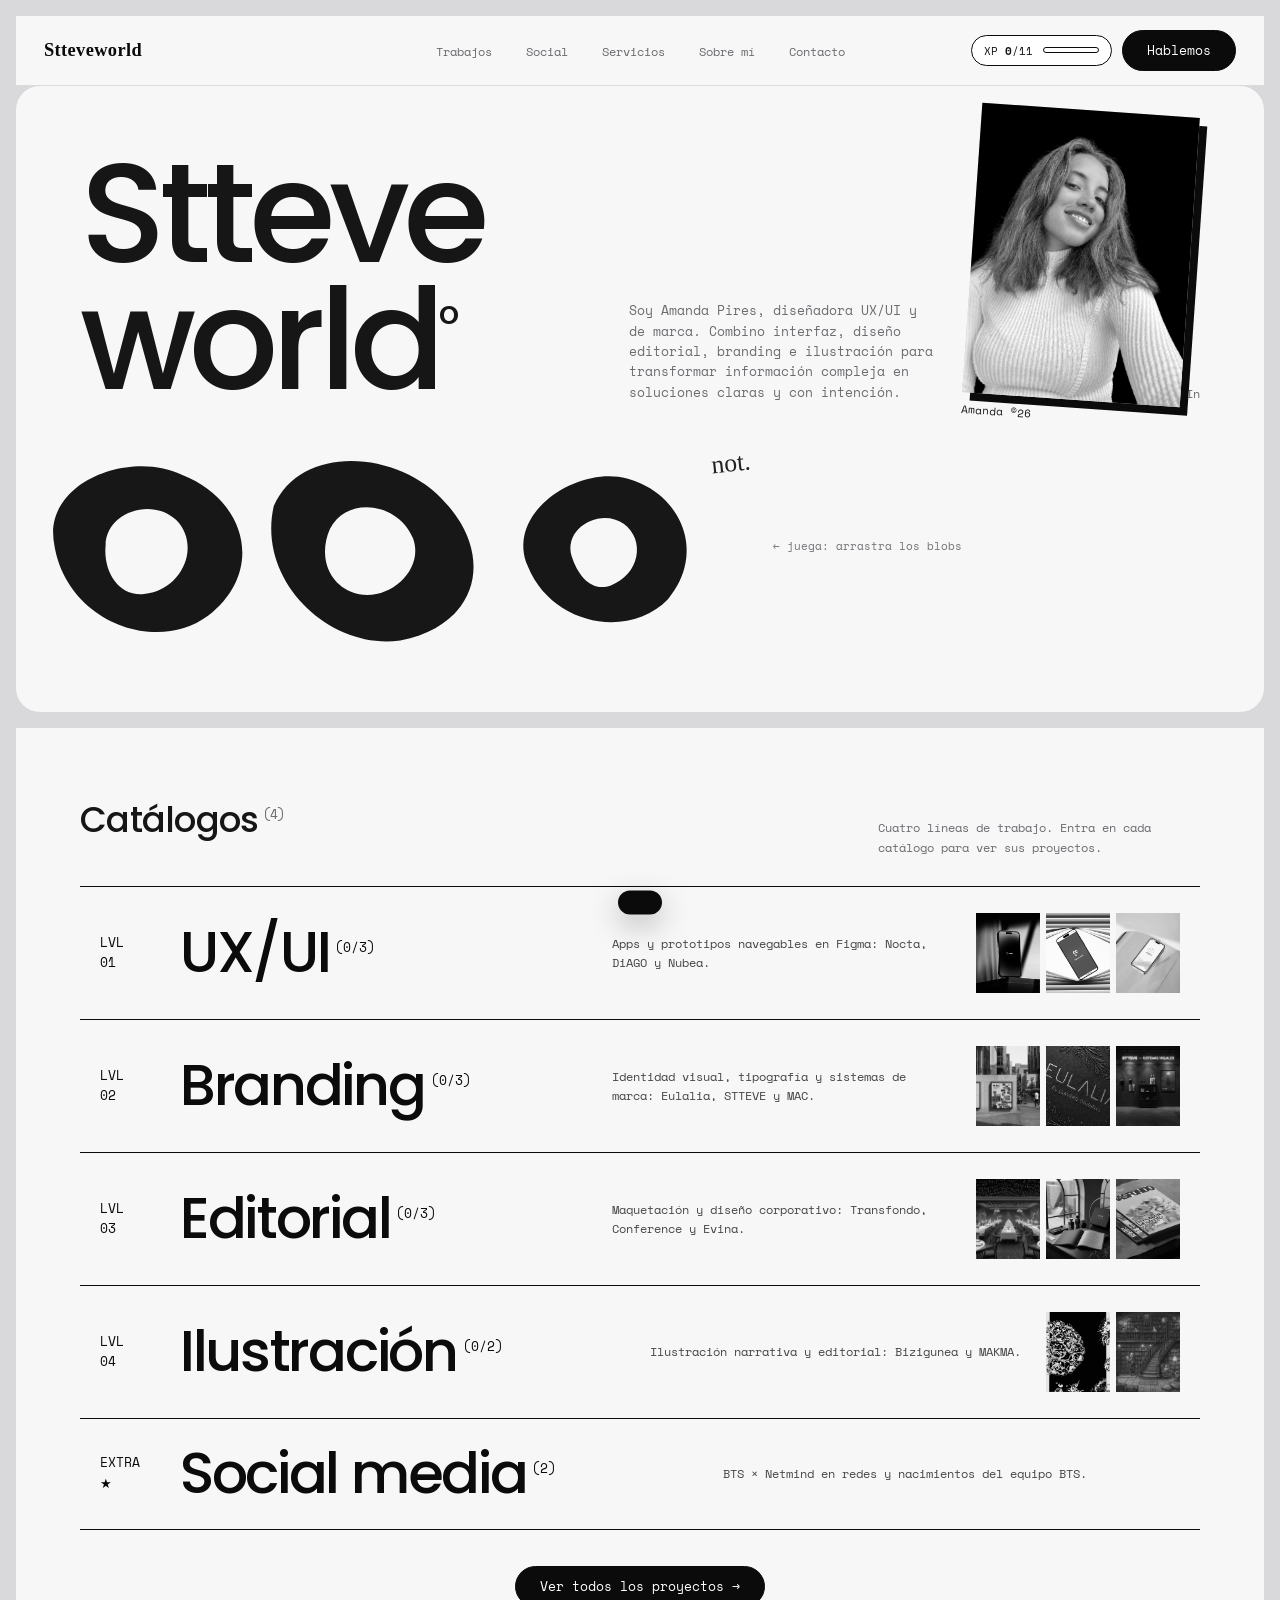
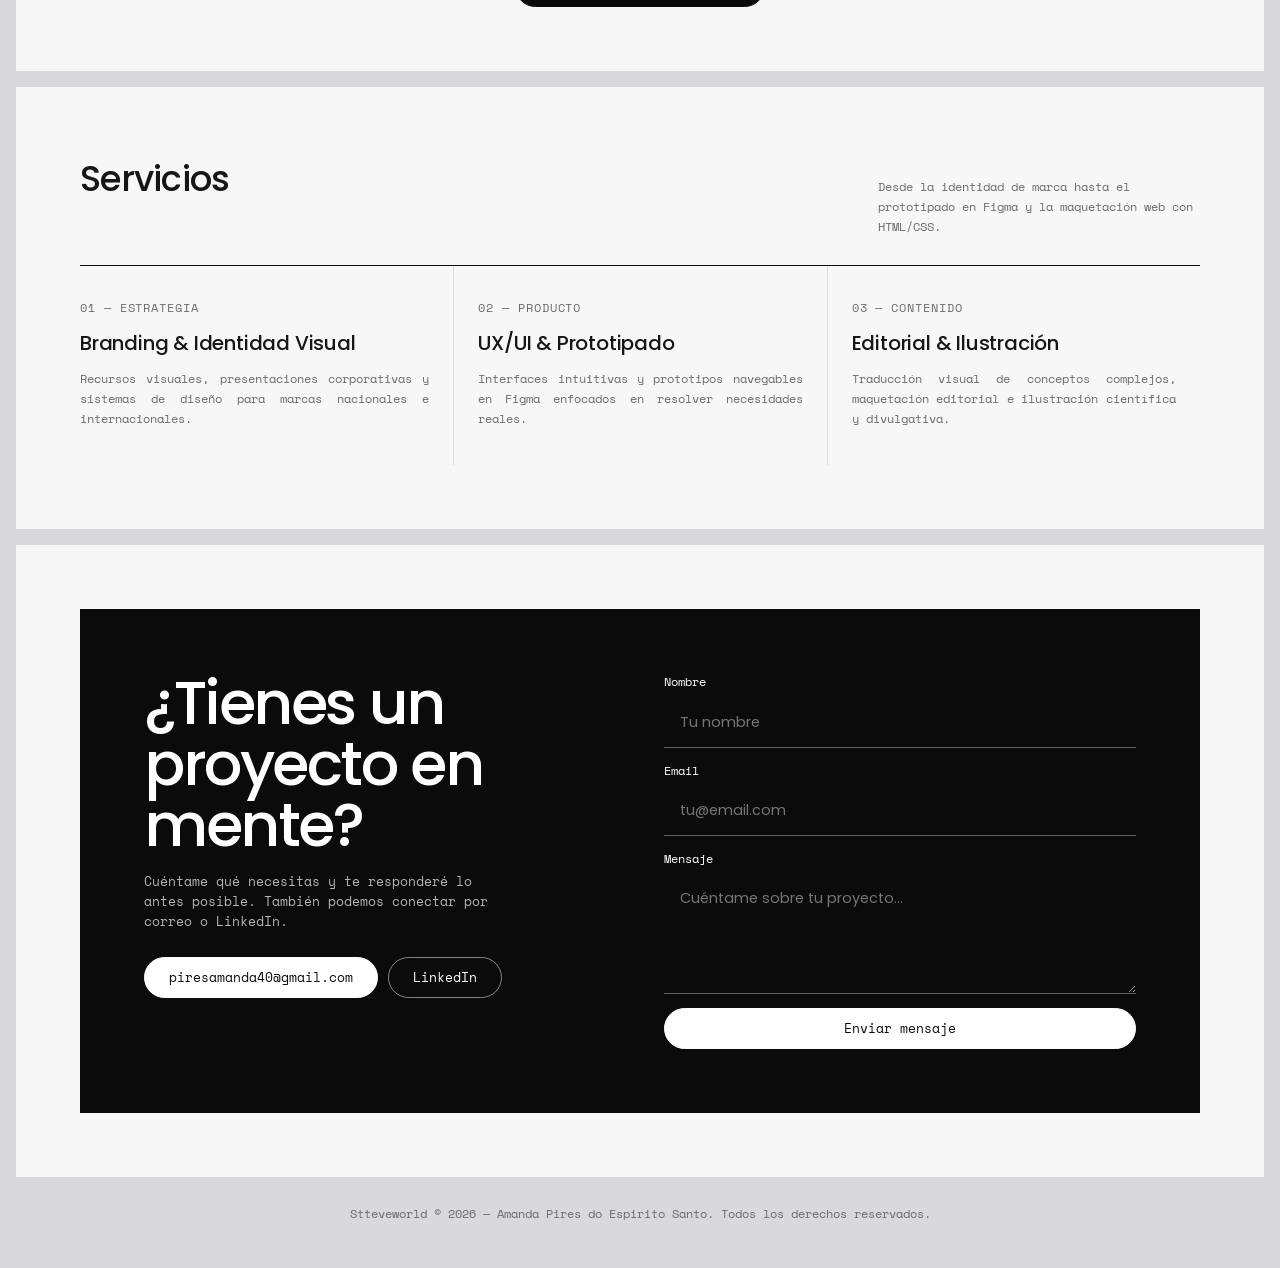
<file: index.html>
<!DOCTYPE html>
<html lang="es">
<head>
    <head>
    <meta charset="UTF-8">
    <meta name="viewport" content="width=device-width, initial-scale=1.0">
    <title>Stteveworld | Amanda Pires — UX/UI & Branding</title>
    <meta name="description" content="Portfolio de Amanda Pires: Diseñadora UX/UI, Branding, Diseño Editorial e Ilustración.">
    <meta name="theme-color" content="#d9d9dc">
    <link rel="preconnect" href="https://fonts.googleapis.com">
    <link rel="preconnect" href="https://fonts.gstatic.com" crossorigin>
    <link href="https://fonts.googleapis.com/css2?family=Permanent+Marker&family=Space+Mono:wght@400;700&display=swap" rel="stylesheet">
    <link rel="stylesheet" href="estilos.css">
</head>
    <style>
        @font-face { font-family: "Poppins"; src: url("font/Poppins-Regular.ttf") format("truetype"); font-weight: 400; font-display: swap; }
        @font-face { font-family: "Poppins"; src: url("font/Poppins-Medium.ttf") format("truetype"); font-weight: 500; font-display: swap; }
        @font-face { font-family: "Poppins"; src: url("font/Poppins-Bold.ttf") format("truetype"); font-weight: 700; font-display: swap; }

        :root {
            --fondo: #d9d9dc;
            --hoja: #f7f7f7;
            --blanco: #ffffff;
            --negro: #0b0b0b;
            --texto: #161616;
            --suave: #6b6b70;
            --borde: #dcdcde;
            --sep: 16px;
            --pill: 999px;
            --fuente: "Poppins", system-ui, -apple-system, sans-serif;
            --mono: "Space Mono", ui-monospace, Menlo, monospace;
            --marker: "Permanent Marker", "Comic Sans MS", cursive;
        }

        *, *::before, *::after { box-sizing: border-box; }
        [hidden] { display: none !important; }
        html { scroll-behavior: smooth; -webkit-text-size-adjust: 100%; }
        body { margin: 0; background: var(--fondo); color: var(--texto); font-family: var(--fuente); font-size: 16px; line-height: 1.6; -webkit-font-smoothing: antialiased; }
        img { max-width: 100%; display: block; }
        a { color: inherit; text-decoration: none; }
        h1, h2, h3, h4, p, dl, dd { margin: 0; }
        :focus-visible { outline: 2px solid var(--negro); outline-offset: 3px; }
        section[id] { scroll-margin-top: 100px; }

        .contenedor { max-width: 1360px; margin: 0 auto; padding: var(--sep); }
        .mono { font-family: var(--mono); }

        /* ============ CABECERA ============ */
        .cabecera { position: sticky; top: 0; z-index: 1000; background: var(--hoja); border-bottom: 1px solid var(--borde); }
        .cabecera__in { display: grid; grid-template-columns: 1fr auto 1fr; align-items: center; gap: 16px; padding: 14px 28px; position: relative; }
        .logo { font-family: var(--marker); font-size: 1.15rem; letter-spacing: .02em; }
        .nav ul { display: flex; gap: 34px; margin: 0; padding: 0; list-style: none; }
        .nav a { font-family: var(--mono); font-size: .78rem; color: var(--suave); transition: color .2s; }
        .nav a:hover, .nav a.activo { color: var(--negro); text-decoration: underline; text-underline-offset: 5px; }
        .cabecera__der { justify-self: end; display: flex; gap: 10px; align-items: center; }
        .burger { display: none; width: 40px; height: 40px; border: 0; border-radius: 50%; background: var(--negro); cursor: pointer; position: relative; }
        .burger span, .burger span::before, .burger span::after { content: ""; position: absolute; left: 10px; right: 10px; height: 2px; background: #fff; border-radius: 2px; }
        .burger span { top: 19px; }
        .burger span::before { top: -6px; }
        .burger span::after { top: 6px; }

        /* ============ BOTONES ============ */
        .boton { display: inline-flex; align-items: center; justify-content: center; gap: 8px; padding: 10px 24px; background: var(--negro); color: #fff; font: 400 .8rem var(--mono); border-radius: var(--pill); border: 1px solid var(--negro); cursor: pointer; transition: transform .2s, box-shadow .2s; }
        .boton:hover { transform: translateY(-2px); box-shadow: 0 8px 20px rgba(0,0,0,.18); }
        .boton--blanco { background: #fff; color: var(--negro); border-color: #fff; }
        .boton--borde { background: transparent; color: var(--negro); border-color: var(--negro); }

        /* ============ HOJAS ============ */
        .hoja { margin-top: var(--sep); padding: clamp(28px, 5vw, 64px); background: var(--hoja); }
        .hoja--primero { margin-top: 0; }
        .etiqueta { display: inline-block; font-family: var(--mono); font-size: .72rem; text-transform: uppercase; letter-spacing: .08em; color: var(--suave); }
        sup.cnt { font-family: var(--mono); font-size: .38em; font-weight: 400; vertical-align: super; margin-left: 4px; color: var(--suave); }

        /* ============ HERO ============ */
        .hero { position: relative; overflow: hidden; }
        .hero__fila { display: grid; grid-template-columns: 1.2fr 1fr auto; gap: 32px; align-items: end; }
        .hero h1 { font-size: clamp(3.4rem, 11vw, 9rem); font-weight: 500; line-height: .9; letter-spacing: -.05em; }
        .hero h1 sup { font-size: .35em; vertical-align: super; }
        .hero__txt { font-family: var(--mono); font-size: .8rem; color: var(--suave); max-width: 38ch; line-height: 1.6; }
        .hero__links { display: flex; gap: 18px; font-family: var(--mono); font-size: .72rem; color: var(--suave); }
        .hero__links a:hover { color: var(--negro); }
        .blobs { display: flex; margin: 40px 0 0 -64px; opacity: .95; }
        .blobs svg { width: clamp(120px, 20vw, 260px); height: auto; margin-right: -28px; fill: var(--negro); }
        .blobs svg:nth-child(2) { transform: rotate(18deg) scale(1.1); }
        .blobs svg:nth-child(3) { transform: rotate(-12deg) scale(.9); }
        .nota-marker { font-family: var(--marker); font-size: 1.6rem; transform: rotate(-6deg); display: inline-block; margin-left: 20px; }

        /* ============ CATÁLOGOS (HOME) ============ */
        .cab-lista { display: flex; justify-content: space-between; align-items: baseline; gap: 20px; margin-bottom: 28px; flex-wrap: wrap; }
        .cab-lista h2 { font-size: clamp(1.6rem, 3vw, 2.2rem); font-weight: 500; letter-spacing: -.02em; }
        .cab-lista p { font-family: var(--mono); font-size: .78rem; color: var(--suave); max-width: 46ch; }

        .catalogo { display: grid; grid-template-columns: 56px 1.2fr 1fr auto; gap: 24px; align-items: center; padding: 26px 20px; border-top: 1px solid var(--negro); color: var(--negro); transition: background .25s, color .25s; cursor: pointer; }
        .catalogo:last-child { border-bottom: 1px solid var(--negro); }
        .catalogo:hover { background: var(--negro); color: #fff; }
        .catalogo__num { font-family: var(--mono); font-size: .8rem; }
        .catalogo__nom { font-size: clamp(1.8rem, 4.5vw, 3.6rem); font-weight: 500; letter-spacing: -.04em; line-height: 1; }
        .catalogo__nom sup { font-family: var(--mono); font-size: .8rem; letter-spacing: 0; vertical-align: super; margin-left: 6px; }
        .catalogo__txt { font-family: var(--mono); font-size: .78rem; line-height: 1.55; opacity: .75; }
        .catalogo__mini { display: flex; gap: 6px; }
        .catalogo__mini span { width: 64px; height: 80px; background: #cfcfd2 center/cover no-repeat; filter: grayscale(1); transition: filter .25s; }
        .catalogo:hover .catalogo__mini span { filter: none; }

        /* ============ SERVICIOS ============ */
        .servicios { display: grid; grid-template-columns: repeat(3, 1fr); gap: 0; border-top: 1px solid var(--negro); }
        .servicio { padding: 28px 24px 36px 0; }
        .servicio + .servicio { padding-left: 24px; border-left: 1px solid var(--borde); }
        .servicio h3 { font-size: 1.25rem; font-weight: 500; margin: 8px 0 10px; letter-spacing: -.01em; }
        .servicio p { font-family: var(--mono); font-size: .78rem; color: var(--suave); line-height: 1.6; text-align: justify; }

        /* ============ TRABAJOS ============ */
        .trab-titulo { font-size: clamp(2.6rem, 7vw, 5.5rem); font-weight: 500; letter-spacing: -.05em; line-height: 1; }
        .trab-barra { display: flex; justify-content: space-between; align-items: flex-end; gap: 24px; flex-wrap: wrap; margin: 40px 0 24px; }
        .filtros, .vistas { display: flex; flex-wrap: wrap; gap: 6px 22px; }
        .filtro, .vista-btn { background: none; border: 0; padding: 0; cursor: pointer; font-family: var(--fuente); font-size: clamp(1rem, 1.8vw, 1.4rem); font-weight: 500; color: #b3b3b7; transition: color .2s; }
        .filtro:hover, .vista-btn:hover { color: var(--texto); }
        .filtro.activo, .vista-btn.activo { color: var(--negro); }
        .filtro sup { font-family: var(--mono); font-size: .55em; font-weight: 400; margin-left: 2px; }

        .obras { display: grid; gap: 4px; }
        .obras--grid { grid-template-columns: repeat(4, 1fr); }
        .obras--list { grid-template-columns: 1fr; gap: 0; border-top: 1px solid var(--negro); }
        .obras--feed { grid-template-columns: minmax(0, 620px); justify-content: center; gap: 56px; }
        .obras--full { grid-template-columns: 1fr; gap: 4px; }

        .obra { display: flex; flex-direction: column; color: var(--negro); }
        .obra__img { position: relative; overflow: hidden; background: #d4d4d7; display: grid; place-items: center; }
        .obra__img img { position: absolute; inset: 0; width: 100%; height: 100%; object-fit: cover; filter: grayscale(1) contrast(1.05); transition: filter .35s, transform .5s; }
        .obra:hover .obra__img img { filter: none; transform: scale(1.04); }
        .obra__ph { font-family: var(--marker); font-size: 1.6rem; color: #9a9aa0; text-align: center; padding: 12px; }
        .obra__info { display: grid; grid-template-columns: auto 1fr auto; gap: 10px; padding: 10px 2px 14px; font-family: var(--mono); font-size: .72rem; }
        .obra__info b { font-weight: 700; }
        .obra__info em { font-style: normal; color: var(--suave); }

        .obras--grid .obra__img { aspect-ratio: 4 / 5; }
        .obras--feed .obra__img { aspect-ratio: 4 / 5; }
        .obras--full .obra__img { aspect-ratio: 16 / 8; }
        .obras--full .obra__info { position: absolute; }
        .obras--full .obra { position: relative; }
        .obras--full .obra__info { left: 20px; bottom: 14px; color: #fff; mix-blend-mode: difference; z-index: 2; }
        .obras--full .obra__info em { color: #fff; }

        .obras--list .obra { display: grid; grid-template-columns: 90px 1fr 1fr 80px; gap: 24px; align-items: center; padding: 14px 8px; border-bottom: 1px solid var(--borde); transition: background .2s, color .2s; }
        .obras--list .obra:hover { background: var(--negro); color: #fff; }
        .obras--list .obra:hover em { color: #aaa; }
        .obras--list .obra__img { width: 90px; height: 64px; }
        .obras--list .obra__ph { font-size: .8rem; padding: 4px; }
        .obras--list .obra__info { display: contents; }
        .obras--list .obra__info b { font-family: var(--fuente); font-size: 1.25rem; font-weight: 500; grid-column: 2; order: 1; }
        .obras--list .obra__info span { display: none; }
        .obras--list .obra__info em.cat { grid-column: 3; }
        .obras--list .obra__info em.anio { grid-column: 4; text-align: right; }

        /* ============ CASO DE ESTUDIO ============ */
        .proy-hero { display: grid; grid-template-columns: 1fr 1fr; gap: 40px; align-items: end; margin: 28px 0 36px; }
        .proy-hero h1 { font-size: clamp(3rem, 8vw, 6.5rem); font-weight: 500; letter-spacing: -.05em; line-height: .95; }
        .proy-hero p { font-family: var(--mono); font-size: .85rem; color: var(--suave); text-align: justify; }
        .proy-meta { display: grid; grid-template-columns: repeat(4, 1fr); border-top: 1px solid var(--negro); border-bottom: 1px solid var(--negro); margin-bottom: 20px; }
        .meta { padding: 14px 16px 14px 0; }
        .meta + .meta { padding-left: 16px; border-left: 1px solid var(--borde); }
        .meta dt { font-family: var(--mono); font-size: .68rem; text-transform: uppercase; letter-spacing: .08em; color: var(--suave); }
        .meta dd { font-size: .95rem; font-weight: 500; }
        .proy-banner { position: relative; aspect-ratio: 16 / 8; background: #d4d4d7; overflow: hidden; margin-bottom: 56px; }
        .proy-banner img { position: absolute; inset: 0; width: 100%; height: 100%; object-fit: cover; }
        .sec { margin-bottom: 64px; }
        .sec__head { display: flex; justify-content: space-between; align-items: baseline; gap: 16px; border-bottom: 1px solid var(--negro); padding-bottom: 12px; margin-bottom: 24px; }
        .sec__head h2 { font-size: clamp(1.4rem, 2.6vw, 2rem); font-weight: 500; letter-spacing: -.02em; }
        .dos { display: grid; grid-template-columns: 1fr 1fr; gap: 4px; }
        .caja { padding: 34px; background: #ececee; }
        .caja--negra { background: var(--negro); color: #fff; }
        .caja h3 { font-size: 1.3rem; font-weight: 500; margin-bottom: 12px; }
        .caja p { font-family: var(--mono); font-size: .82rem; line-height: 1.7; text-align: justify; color: inherit; opacity: .85; }
        .pasos { display: grid; grid-template-columns: repeat(3, 1fr); gap: 4px; }
        .paso { padding: 28px; background: #ececee; }
        .paso__num { font-family: var(--marker); font-size: 2rem; }
        .paso h4 { font-size: 1.05rem; font-weight: 500; margin: 6px 0; }
        .paso p { font-family: var(--mono); font-size: .76rem; color: var(--suave); line-height: 1.6; }
        .resultado { display: grid; grid-template-columns: 1fr auto; gap: 32px; align-items: center; padding: 48px; background: var(--negro); color: #fff; }
        .resultado h3 { font-size: clamp(1.5rem, 3vw, 2.2rem); font-weight: 500; letter-spacing: -.02em; }
        .resultado p { font-family: var(--mono); font-size: .82rem; color: rgba(255,255,255,.75); margin-top: 12px; max-width: 60ch; }
        .galeria { display: grid; grid-template-columns: repeat(2, 1fr); gap: 4px; }
        .galeria figure { position: relative; margin: 0; aspect-ratio: 4 / 3; background: #d4d4d7; overflow: hidden; }
        .galeria figure:first-child { grid-column: span 2; aspect-ratio: 16 / 8; }
        .galeria figure:last-child:nth-child(even) { grid-column: span 2; aspect-ratio: 16 / 8; }
        .galeria img { position: absolute; inset: 0; width: 100%; height: 100%; object-fit: cover; }

        /* ---- Caso Nocta: componentes de diseño ---- */
        :root { --nocta: #2f6fe0; }
        .cn-tabs { position: sticky; top: 74px; z-index: 50; display: flex; gap: 8px; flex-wrap: wrap; padding: 12px 0; margin-bottom: 40px; background: var(--hoja); border-bottom: 1px solid var(--borde); }
        .cn-tab { font-family: var(--mono); font-size: .72rem; text-transform: uppercase; letter-spacing: .06em; padding: 8px 18px; border: 1px solid var(--negro); border-radius: var(--pill); background: transparent; color: var(--negro); cursor: pointer; transition: background .2s, color .2s; }
        .cn-tab:hover { background: #e4e4e7; }
        .cn-tab.activo { background: var(--negro); color: #fff; }
        .cn { scroll-margin-top: 150px; margin-bottom: 72px; }
        .cn__lead { font-size: clamp(1.1rem, 2vw, 1.5rem); font-weight: 400; letter-spacing: -.01em; line-height: 1.35; max-width: 34ch; margin-bottom: 28px; }
        .cn__sub { font-family: var(--mono); font-size: .7rem; text-transform: uppercase; letter-spacing: .1em; color: var(--suave); margin: 40px 0 14px; }
        .cn-grid3 { display: grid; grid-template-columns: repeat(3, 1fr); gap: 4px; }
        .cn-grid2 { display: grid; grid-template-columns: repeat(2, 1fr); gap: 4px; }
        .cn-grid4 { display: grid; grid-template-columns: repeat(4, 1fr); gap: 4px; }
        .cn-card { padding: 28px; background: #ececee; }
        .cn-card--negro { background: var(--negro); color: #fff; }
        .cn-card--azul { background: var(--nocta); color: #fff; }
        .cn-card h4 { font-size: 1.1rem; font-weight: 500; margin-bottom: 4px; }
        .cn-tag { display: inline-block; font-family: var(--mono); font-size: .66rem; text-transform: uppercase; letter-spacing: .08em; padding: 3px 10px; border: 1px solid currentColor; border-radius: var(--pill); margin-bottom: 12px; opacity: .75; }
        .cn-card p { font-family: var(--mono); font-size: .76rem; line-height: 1.65; opacity: .85; }
        .cn-card p + p { margin-top: 10px; }
        .cn-card p b { font-weight: 700; opacity: 1; }
        .cn-stat { padding: 28px 24px; background: var(--negro); color: #fff; display: flex; flex-direction: column; justify-content: space-between; min-height: 190px; }
        .cn-stat strong { font-size: clamp(2rem, 3.6vw, 3rem); font-weight: 500; letter-spacing: -.04em; line-height: 1; color: #fff; }
        .cn-stat strong em { font-style: normal; color: #7fb0ff; }
        .cn-stat span { font-family: var(--mono); font-size: .74rem; line-height: 1.5; color: rgba(255,255,255,.7); margin-top: 18px; }
        .cn-stat:nth-child(even) { background: var(--nocta); }
        .cn-stat:nth-child(even) strong em { color: #fff; opacity: .8; }
        .cn-stat:nth-child(even) span { color: rgba(255,255,255,.85); }
        .cn-dafo { display: grid; grid-template-columns: repeat(2, 1fr); gap: 4px; }
        .cn-dafo .cn-card ul { list-style: none; padding: 0; margin: 0; font-family: var(--mono); font-size: .76rem; line-height: 1.55; }
        .cn-dafo .cn-card li { padding: 8px 0; border-top: 1px solid rgba(0,0,0,.15); }
        .cn-dafo .cn-card--negro li, .cn-dafo .cn-card--azul li { border-top-color: rgba(255,255,255,.25); }
        .cn-fig { margin: 0; background: var(--negro); overflow: hidden; }
        .cn-fig img { width: 100%; height: auto; display: block; cursor: zoom-in; }
        .cn-fig figcaption { font-family: var(--mono); font-size: .68rem; color: rgba(255,255,255,.6); padding: 10px 14px; }
        .cn-row2 { display: grid; grid-template-columns: 1fr 1.15fr; gap: 4px; margin-top: 4px; }
        .cn-row2 .cn-fig { display: flex; flex-direction: column; justify-content: center; }
        .cn-quote { padding: clamp(28px, 4vw, 48px); background: var(--negro); color: #fff; display: flex; flex-direction: column; justify-content: center; gap: 32px; }
        .cn-quote blockquote { margin: 0; font-size: clamp(1.2rem, 2.4vw, 1.8rem); letter-spacing: -.02em; line-height: 1.25; }
        .cn-quote cite { display: block; font-family: var(--mono); font-style: normal; font-size: .72rem; color: rgba(255,255,255,.6); margin-top: 14px; }
        .cn-quote ul { list-style: none; margin: 0; padding: 0; font-family: var(--mono); font-size: .76rem; line-height: 1.55; }
        .cn-quote li { padding: 9px 0; border-top: 1px solid rgba(255,255,255,.22); }
        .cn-quote li b { color: #7fb0ff; font-weight: 400; margin-right: 8px; }
        .cn-flow { display: grid; grid-template-columns: 1fr auto 1fr auto 1fr; gap: 12px; align-items: stretch; margin-bottom: 4px; }
        .cn-flow .cn-card { padding: 22px; }
        .cn-flow .cn-card small { display: block; font-family: var(--mono); font-size: .64rem; text-transform: uppercase; letter-spacing: .1em; opacity: .65; margin-bottom: 8px; }
        .cn-flow .cn-arrow { align-self: center; font-family: var(--mono); font-size: 1.2rem; }
        .cn-chips { display: flex; flex-wrap: wrap; gap: 8px; }
        .cn-chip { padding: 8px 16px; border: 1px solid var(--negro); border-radius: var(--pill); font-family: var(--mono); font-size: .74rem; background: #fff; }
        .cn-arbol { display: grid; gap: 4px; }
        .cn-arbol__raiz { display: flex; flex-wrap: wrap; align-items: center; gap: 8px; font-family: var(--mono); font-size: .74rem; padding: 18px 0 22px; }
        .cn-arbol__raiz span { padding: 7px 16px; border-radius: var(--pill); background: var(--negro); color: #fff; }
        .cn-arbol__raiz i { font-style: normal; color: var(--suave); }
        .cn-arbol__ramas { display: grid; grid-template-columns: repeat(5, 1fr); gap: 4px; }
        .cn-rama { background: #ececee; padding: 18px; }
        .cn-rama h5 { margin: 0 0 12px; font-size: 1rem; font-weight: 500; padding-bottom: 10px; border-bottom: 1px solid var(--negro); }
        .cn-rama ul { list-style: none; margin: 0; padding: 0; font-family: var(--mono); font-size: .72rem; line-height: 1.5; }
        .cn-rama li { padding: 5px 0; }
        .cn-rama li::before { content: "↳ "; color: var(--suave); }
        .cn-mvp .cn-card { min-height: 190px; display: flex; flex-direction: column; justify-content: space-between; }
        .cn-mvp .cn-card .n { font-family: var(--marker); font-size: 2rem; line-height: 1; }
        .cn-apps { display: flex; justify-content: center; align-items: center; gap: clamp(24px, 6vw, 80px); padding: clamp(28px, 5vw, 56px); background: var(--negro); }
        .cn-apps img { height: clamp(300px, 46vw, 520px); width: auto; max-width: 44%; object-fit: contain; cursor: zoom-in; }
        .cn-cierre { margin-top: 4px; padding: clamp(28px, 4vw, 48px); background: #ececee; font-size: clamp(1.1rem, 2vw, 1.5rem); letter-spacing: -.01em; line-height: 1.35; }
        .cn-cierre small { display: block; font-family: var(--mono); font-size: .72rem; color: var(--suave); margin-top: 14px; letter-spacing: 0; }
        @media (max-width: 960px) {
            .cn-grid3, .cn-grid4, .cn-grid2, .cn-dafo, .cn-row2 { grid-template-columns: 1fr; }
            .cn-flow { grid-template-columns: 1fr; }
            .cn-flow .cn-arrow { transform: rotate(90deg); justify-self: center; }
            .cn-arbol__ramas { grid-template-columns: 1fr 1fr; }
            .cn-tabs { top: 64px; }
        }
        .cn-insig { display: flex; flex-wrap: wrap; gap: 8px; margin: 0 0 20px; }
        .cn-insig span { font-family: var(--mono); font-size: .72rem; padding: 6px 16px; border: 1px solid var(--negro); border-radius: var(--pill); background: #fff; }
        .cn-insig span:first-child { background: var(--negro); color: #fff; }
        .cn-gal { display: grid; grid-template-columns: repeat(2, 1fr); gap: 4px; align-items: start; }
        .cn-gal .cn-fig--ancho { grid-column: span 2; }
        .cn-gal .cn-fig { background: #ececee; }
        .cn-gal .cn-fig figcaption { color: var(--suave); }
        .cn-premio { display: grid; grid-template-columns: auto 1fr; gap: 28px; align-items: center; padding: clamp(28px, 5vw, 56px); background: var(--negro); color: #fff; }
        .cn-premio .estrella { font-family: var(--marker); font-size: clamp(3.5rem, 8vw, 6rem); line-height: 1; }
        .cn-premio h3 { font-size: clamp(1.6rem, 3.4vw, 2.6rem); font-weight: 500; letter-spacing: -.03em; line-height: 1.05; }
        .cn-premio p { font-family: var(--mono); font-size: .8rem; color: rgba(255,255,255,.7); margin-top: 12px; max-width: 54ch; }
        .cn-equipo { display: flex; flex-wrap: wrap; gap: 8px; margin-top: 4px; }
        .cn-equipo span { padding: 8px 16px; border-radius: var(--pill); border: 1px solid var(--negro); font-family: var(--mono); font-size: .74rem; background: #fff; }
        .cn-equipo span.yo { background: var(--negro); color: #fff; }
        .cn-dias { display: grid; grid-template-columns: repeat(5, 1fr); gap: 4px; }
        .cn-dia { background: #ececee; padding: 18px; }
        .cn-dia:nth-child(odd) { background: var(--negro); color: #fff; }
        .cn-dia small { font-family: var(--mono); font-size: .66rem; text-transform: uppercase; letter-spacing: .1em; opacity: .65; }
        .cn-dia h5 { margin: 4px 0 12px; font-size: 1.15rem; font-weight: 500; letter-spacing: -.02em; }
        .cn-dia ul { list-style: none; margin: 0; padding: 0; font-family: var(--mono); font-size: .72rem; line-height: 1.5; }
        .cn-dia li { padding: 6px 0; border-top: 1px solid rgba(128,128,128,.35); }
        .cn-pal { display: flex; gap: 4px; margin-top: 4px; }
        .cn-pal i { flex: 1; height: 56px; }
        @media (max-width: 960px) { .cn-gal, .cn-dias, .cn-premio { grid-template-columns: 1fr; } .cn-gal .cn-fig--ancho { grid-column: auto; } }
        /* ============ LANDING DE PRODUCTO (estilo app landing) ============ */
        .lp { --a: #2f6fe0; --b: #7fb0ff; --fondo-hero: #070a14; margin: 0 0 56px; background: #fff; }
        .lp-hero { position: relative; background: radial-gradient(120% 90% at 80% 10%, color-mix(in srgb, var(--a) 35%, var(--fondo-hero)) 0%, var(--fondo-hero) 60%); color: #fff; padding: clamp(36px, 6vw, 72px) clamp(24px, 5vw, 64px) clamp(120px, 14vw, 190px); overflow: hidden; }
        .lp-hero__in { display: grid; grid-template-columns: 1.1fr 1fr; gap: 32px; align-items: center; max-width: 1100px; margin: 0 auto; }
        .lp-kicker { font-family: var(--mono); font-size: .72rem; letter-spacing: .14em; text-transform: uppercase; color: var(--b); }
        .lp-hero h2 { font-size: clamp(2.2rem, 5.4vw, 4.2rem); font-weight: 400; letter-spacing: -.04em; line-height: 1.02; margin: 14px 0 18px; }
        .lp-hero h2 b { font-weight: 500; color: var(--b); }
        .lp-hero p { font-family: var(--mono); font-size: .82rem; line-height: 1.75; color: rgba(255,255,255,.72); max-width: 46ch; }
        .lp-cta { display: flex; flex-wrap: wrap; gap: 10px; margin-top: 26px; }
        .lp-btn { display: inline-flex; padding: 12px 26px; border-radius: var(--pill); background: var(--a); color: #fff; font: 400 .8rem var(--mono); border: 1px solid var(--a); cursor: pointer; transition: transform .2s, box-shadow .2s; }
        .lp-btn:hover { transform: translateY(-2px); box-shadow: 0 10px 26px color-mix(in srgb, var(--a) 55%, transparent); }
        .lp-btn--borde { background: transparent; border-color: rgba(255,255,255,.5); }
        .lp-phones { position: relative; display: flex; justify-content: center; align-items: center; gap: 0; min-height: 360px; }
        .lp-phones img, .lp-phones .lp-ph { height: clamp(300px, 36vw, 440px); width: auto; filter: drop-shadow(0 30px 40px rgba(0,0,0,.45)); }
        .lp-phones > :nth-child(1) { rotate: -7deg; translate: 18px 6px; z-index: 1; }
        .lp-phones > :nth-child(2) { rotate: 6deg; translate: -18px 4px; z-index: 2; }
        .lp-phones > :only-child { rotate: 4deg; translate: 0 0; }
        .lp-ph { aspect-ratio: 9 / 18.5; background: #0b0b0b; border-radius: 40px; padding: 10px; position: relative; border: 2px solid #3a3a40; }
        .lp-ph iframe { width: 100%; height: 100%; border: 0; border-radius: 30px; background: #fff; display: block; }
        .lp-demo { width: 100%; height: 100%; border: 0; border-radius: 30px; cursor: pointer; background: linear-gradient(160deg, var(--a), var(--b)); color: #fff; display: grid; place-content: center; gap: 10px; text-align: center; font-family: var(--marker); font-size: 1.5rem; padding: 16px; }
        .lp-demo small { font-family: var(--mono); font-size: .7rem; opacity: .85; }
        .lp-wave { position: absolute; left: 0; right: 0; bottom: -1px; width: 100%; height: clamp(60px, 9vw, 130px); display: block; }
        .lp-wave path { fill: #fff; }
        .lp-bloque { max-width: 1100px; margin: 0 auto; padding: clamp(32px, 5vw, 64px) clamp(24px, 5vw, 64px); }
        .lp-titulo { font-size: 1.15rem; font-weight: 500; padding-left: 14px; border-left: 3px solid var(--a); letter-spacing: .01em; margin-bottom: 22px; text-transform: uppercase; }
        .lp-titulo span { font-weight: 300; }
        .lp-about { display: grid; grid-template-columns: 1.2fr 1fr; gap: 40px; align-items: center; }
        .lp-about p { font-family: var(--mono); font-size: .8rem; line-height: 1.8; color: var(--suave); margin-bottom: 14px; }
        .lp-about__chips { display: grid; grid-template-columns: 1fr 1fr; gap: 10px 20px; margin-top: 18px; font-family: var(--mono); font-size: .76rem; }
        .lp-about__chips span::before { content: "◆ "; color: var(--a); }
        .lp-stage { background: var(--fondo-hero); border-radius: 28px; padding: 28px; display: grid; place-items: center; }
        .lp-stage img { height: clamp(260px, 34vw, 400px); width: auto; max-width: 100%; object-fit: contain; border-radius: 12px; }
        .lp-feats { display: grid; grid-template-columns: repeat(4, 1fr); gap: 24px; text-align: center; border-top: 1px solid var(--borde); }
        .lp-feat { padding-top: 12px; }
        .lp-ico { width: 56px; height: 56px; border-radius: 50%; border: 1px solid var(--borde); display: grid; place-items: center; margin: 0 auto 14px; color: var(--a); background: #fff; }
        .lp-ico svg { width: 24px; height: 24px; fill: none; stroke: currentColor; stroke-width: 1.6; stroke-linecap: round; stroke-linejoin: round; }
        .lp-feat h4 { font-size: .9rem; font-weight: 500; text-transform: uppercase; letter-spacing: .03em; margin-bottom: 6px; }
        .lp-feat p { font-family: var(--mono); font-size: .72rem; line-height: 1.6; color: var(--suave); }
        .lp-band { background: #f0f0f2; }
        .lp-band .lp-bloque { display: grid; grid-template-columns: .9fr 1.1fr 1fr; gap: 36px; align-items: center; }
        .lp-band__lista { display: grid; gap: 20px; }
        .lp-item { display: grid; grid-template-columns: auto 1fr; gap: 16px; align-items: center; }
        .lp-item .lp-ico { margin: 0; width: 52px; height: 52px; }
        .lp-item:first-child .lp-ico { background: var(--a); color: #fff; border-color: var(--a); }
        .lp-item h4 { font-size: .85rem; font-weight: 500; text-transform: uppercase; }
        .lp-item p { font-family: var(--mono); font-size: .72rem; line-height: 1.55; color: var(--suave); }
        .lp-band__txt { font-family: var(--mono); font-size: .78rem; line-height: 1.8; color: var(--suave); border-left: 1px solid var(--borde); padding-left: 28px; }
        .lp-shots { display: flex; gap: 12px; overflow-x: auto; padding-bottom: 12px; scroll-snap-type: x mandatory; }
        .lp-shots .lp-stage { flex: 0 0 auto; scroll-snap-align: start; padding: 20px; }
        .lp-shots img { height: clamp(260px, 30vw, 380px); }
        .lp-shots .lp-stage figcaption { color: rgba(255,255,255,.65); font-family: var(--mono); font-size: .68rem; margin-top: 10px; text-align: center; }
        @media (max-width: 960px) {
            .lp-hero__in, .lp-about, .lp-band .lp-bloque { grid-template-columns: 1fr; }
            .lp-feats { grid-template-columns: 1fr 1fr; }
            .lp-band__txt { border-left: 0; padding-left: 0; }
        }
        .proy-nav { display: flex; justify-content: space-between; gap: 16px; margin-top: 56px; padding-top: 28px; border-top: 1px solid var(--negro); }

        /* ============ SOBRE MÍ (ESTILO MARKER) ============ */
        .about { background: #fff; padding-bottom: 80px; overflow: hidden; }
        .about__cab { position: relative; display: flex; flex-direction: column; align-items: center; margin-top: 12px; }
        .about__foto { width: min(100%, 1100px); aspect-ratio: 16 / 8; background: #d4d4d7 center/cover; position: relative; overflow: hidden; z-index: 1; }
        .about__foto img { position: absolute; inset: 0; width: 100%; height: 100%; object-fit: cover; filter: grayscale(1); }
        .about__titulo { color: #fff; mix-blend-mode: difference; font-family: var(--marker); font-weight: 400; font-size: clamp(5rem, 21vw, 17rem); line-height: .8; letter-spacing: -.02em; margin-top: -.42em; position: relative; z-index: 2; white-space: nowrap; color: var(--negro); }
        .about__intro { max-width: 640px; margin: 28px auto 0; text-align: center; font-size: clamp(1.1rem, 2.2vw, 1.45rem); font-weight: 400; line-height: 1.35; letter-spacing: -.01em; }
        .about__nota { max-width: 270px; margin: 14px 0 0 auto; padding-right: 8%; font-family: var(--mono); font-size: .72rem; line-height: 1.5; text-align: justify; color: var(--texto); }
        .about__nota--izq { margin-left: 6%; margin-right: auto; padding: 0; }

        .ruta { position: relative; max-width: 860px; margin: 40px auto 0; aspect-ratio: 800 / 760; }
        .ruta svg { position: absolute; inset: 0; width: 100%; height: 100%; overflow: visible; }
        .ruta path { fill: none; stroke: #777; stroke-width: 1.4; }
        .ruta path.negra { stroke: var(--negro); stroke-width: 1.8; }
        .nodo { position: absolute; width: 30%; font-family: var(--mono); font-size: .68rem; line-height: 1.45; }
        .nodo h3 { font-family: var(--fuente); font-size: clamp(1rem, 2.2vw, 1.4rem); font-weight: 400; letter-spacing: -.01em; margin-bottom: 4px; display: flex; align-items: center; gap: 6px; }
        .nodo h3::before { content: ""; width: 8px; height: 8px; border: 1px solid var(--negro); border-radius: 50%; background: #fff; flex: none; }
        .nodo--ini h3::before { background: var(--negro); }
        .nodo small { display: block; color: var(--suave); margin-bottom: 3px; }
        .nodo--izq { text-align: right; transform: translateX(-100%); }
        .nodo--izq h3 { justify-content: flex-end; flex-direction: row-reverse; }

        .cv-grid { display: grid; grid-template-columns: 1fr 1fr; gap: 4px; margin-top: 56px; }
        .cv-col { padding: 34px; background: #f1f1f2; }
        .cv-col h4 { font-family: var(--mono); font-size: .72rem; text-transform: uppercase; letter-spacing: .1em; color: var(--suave); padding-bottom: 12px; border-bottom: 1px solid var(--negro); margin-bottom: 20px; }
        .item-cv { margin-bottom: 20px; }
        .item-cv:last-child { margin-bottom: 0; }
        .item-cv__head { display: flex; justify-content: space-between; align-items: baseline; gap: 12px; }
        .item-cv__t { font-size: 1.05rem; font-weight: 500; }
        .item-cv__y { font-family: var(--mono); font-size: .72rem; color: var(--suave); white-space: nowrap; }
        .item-cv__s { font-family: var(--mono); font-size: .74rem; color: var(--texto); margin-top: 2px; }
        .item-cv__d { font-family: var(--mono); font-size: .72rem; color: var(--suave); margin-top: 4px; line-height: 1.55; text-align: justify; }
        .pills { display: flex; flex-wrap: wrap; gap: 6px; margin-top: 4px; }
        .pill { padding: 5px 14px; border: 1px solid var(--negro); border-radius: var(--pill); font-family: var(--mono); font-size: .72rem; background: #fff; }
        .about__pie { display: flex; justify-content: space-between; align-items: flex-end; margin-top: 40px; font-family: var(--mono); font-size: .75rem; }
        .about__pie .nota-marker { font-size: 2.4rem; }

        /* ============ CONTACTO ============ */
        .cta { display: grid; grid-template-columns: 1fr 1fr; gap: 48px; padding: clamp(32px, 5vw, 64px); background: var(--negro); color: #fff; }
        .cta h2 { font-size: clamp(2rem, 5vw, 3.8rem); font-weight: 500; line-height: 1; letter-spacing: -.04em; }
        .cta__txt p { font-family: var(--mono); font-size: .8rem; margin-top: 16px; color: rgba(255,255,255,.7); max-width: 44ch; }
        .cta__enlaces { display: flex; flex-wrap: wrap; gap: 10px; margin-top: 24px; }
        form { display: grid; gap: 14px; }
        label { display: grid; gap: 6px; font-family: var(--mono); font-size: .72rem; }
        input, textarea { width: 100%; padding: 14px 16px; font: 400 .9rem var(--fuente); color: #fff; background: transparent; border: 0; border-bottom: 1px solid rgba(255,255,255,.35); border-radius: 0; }
        input:focus, textarea:focus { outline: none; border-bottom-color: #fff; }
        textarea { min-height: 120px; resize: vertical; }
        .pie { padding: 28px 16px; text-align: center; font-family: var(--mono); font-size: .72rem; color: var(--suave); }

        /* ============ MODO JUEGO ============ */
        .hud { display: flex; align-items: center; gap: 10px; font-family: var(--mono); font-size: .7rem; padding: 6px 12px; border: 1px solid var(--negro); border-radius: var(--pill); background: #fff; white-space: nowrap; }
        .hud__bar { width: 56px; height: 6px; border: 1px solid var(--negro); border-radius: var(--pill); overflow: hidden; background: #fff; }
        .hud__bar i { display: block; height: 100%; width: 0; background: var(--negro); transition: width .5s cubic-bezier(.16, 1, .3, 1); }
        .hud.sube { animation: pop .5s; }
        @keyframes pop { 40% { transform: scale(1.18) rotate(-3deg); } }

        .cursor { position: fixed; left: 0; top: 0; width: 34px; height: 34px; margin: -17px 0 0 -17px; background: #fff; border-radius: 50%; mix-blend-mode: difference; pointer-events: none; z-index: 3000; transition: width .25s, height .25s, margin .25s, opacity .2s; opacity: 0; }
        .cursor.on { opacity: 1; }
        .cursor.grande { width: 72px; height: 72px; margin: -36px 0 0 -36px; }
        @media (hover: none) { .cursor { display: none; } }

        .toast { position: fixed; left: 50%; bottom: 24px; transform: translate(-50%, 160%); background: var(--negro); color: #fff; font-family: var(--mono); font-size: .78rem; padding: 12px 22px; border-radius: var(--pill); z-index: 3100; transition: transform .45s cubic-bezier(.34, 1.56, .64, 1); pointer-events: none; box-shadow: 0 10px 30px rgba(0,0,0,.25); }
        .toast.ver { transform: translate(-50%, 0); }

        .drag { cursor: grab; touch-action: none; user-select: none; -webkit-user-select: none; }
        .drag.agarrado { cursor: grabbing; z-index: 20; }
        .blobs svg { position: relative; }
        .letra { display: inline-block; transition: transform .35s cubic-bezier(.34, 1.56, .64, 1); }
        .letra:hover { transform: translateY(-.12em) rotate(-8deg); }
        .pista { font-family: var(--mono); font-size: .7rem; color: var(--suave); margin-left: 14px; align-self: center; }

        .sticker { position: absolute; z-index: 3; font-family: var(--marker); padding: 4px 14px; background: #fff; border: 2px solid var(--negro); border-radius: var(--pill); rotate: var(--rot, 0deg); font-size: clamp(.9rem, 1.6vw, 1.3rem); box-shadow: 4px 4px 0 var(--negro); }
        .sticker--negro { background: var(--negro); color: #fff; box-shadow: 4px 4px 0 #8a8a8f; }
        .obras--grid .obra, .obras--feed .obra { transition: transform .3s cubic-bezier(.34, 1.56, .64, 1); }
        .obras--grid .obra:hover, .obras--feed .obra:hover { transform: rotate(var(--r, 0deg)) scale(1.025); z-index: 3; }

        .ruta .nodo { opacity: .3; transition: opacity .4s; }
        .ruta .nodo.on { opacity: 1; }
        .ruta .nodo.on h3::before { background: var(--negro); }
        .ruta .pt { transition: fill .3s; }
        .fin { text-align: center; margin-top: 24px; animation: pop .6s; }
        .fin p { font-size: .8rem; margin-bottom: 10px; }
        @media (max-width: 640px) { .ruta .nodo { opacity: 1; } }
        @media (prefers-reduced-motion: reduce) { .cursor { display: none; } .letra, .obra { transition: none !important; } }

        .hero__foto { position: absolute; z-index: 3; right: 6%; top: 24px; width: clamp(130px, 17vw, 240px); margin: 0; rotate: 4deg; background: #d4d4d7; box-shadow: 8px 8px 0 var(--negro); }
        .hero__foto img { width: 100%; aspect-ratio: 3 / 4; object-fit: cover; filter: grayscale(1) contrast(1.05); transition: filter .35s; pointer-events: none; }
        .hero__foto:hover img { filter: none; }
        .hero__foto figcaption { position: absolute; left: 0; bottom: -26px; font-family: var(--mono); font-size: .68rem; }
        .hero__foto.vacia { aspect-ratio: 3 / 4; display: grid; place-items: center; }
        .hero__foto.vacia::after { content: "tu foto aquí"; font-family: var(--marker); font-size: 1.2rem; color: #8a8a8f; text-align: center; }
        @media (max-width: 960px) { .hero__foto { top: 16px; right: 16px; width: 110px; } }

        .proto { display: grid; grid-template-columns: 1fr auto; gap: 48px; align-items: center; padding: clamp(24px, 5vw, 56px); background: #ececee; }
        .proto__txt h3 { font-size: clamp(1.6rem, 3vw, 2.4rem); font-weight: 500; letter-spacing: -.03em; margin-bottom: 12px; }
        .proto__txt p { font-family: var(--mono); font-size: .82rem; line-height: 1.7; color: var(--suave); max-width: 44ch; margin-bottom: 22px; }
        .movil { position: relative; width: clamp(250px, 26vw, 340px); aspect-ratio: 9 / 18.5; background: var(--negro); border-radius: 46px; padding: 12px; box-shadow: 12px 12px 0 var(--negro); rotate: -2deg; justify-self: center; }
        .movil iframe { width: 100%; height: 100%; border: 0; border-radius: 34px; background: #fff; display: block; }
        .movil__notch { position: absolute; top: 20px; left: 50%; translate: -50% 0; width: 76px; height: 20px; background: var(--negro); border-radius: var(--pill); z-index: 2; pointer-events: none; }
        @media (max-width: 960px) { .proto { grid-template-columns: 1fr; } .movil { rotate: 0deg; } }

        .social__intro { font-family: var(--mono); font-size: .82rem; color: var(--suave); max-width: 60ch; margin: 18px 0 40px; line-height: 1.7; }
        .social__txt { font-family: var(--mono); font-size: .78rem; color: var(--suave); margin: -4px 0 18px; }
        .feed-grid { display: grid; grid-template-columns: repeat(3, 1fr); gap: 4px; }
        .post { position: relative; margin: 0; aspect-ratio: var(--ratio, 1 / 1); background: #d4d4d7; overflow: hidden; display: grid; place-items: center; transition: transform .3s cubic-bezier(.34, 1.56, .64, 1); }
        .post:hover { transform: rotate(var(--r, 0deg)) scale(1.03); z-index: 3; }
        .post__ph { font-family: var(--marker); font-size: 2.4rem; color: #9a9aa0; }
        .post img { position: absolute; inset: 0; width: 100%; height: 100%; object-fit: cover; cursor: zoom-in; }
        .lightbox { position: fixed; inset: 0; background: rgba(0,0,0,.92); display: none; place-items: center; z-index: 3300; cursor: zoom-out; padding: 24px; }
        .lightbox.ver { display: grid; }
        .lightbox img { max-width: 100%; max-height: 92vh; object-fit: contain; }
        @media (max-width: 640px) { .feed-grid { grid-template-columns: repeat(2, 1fr); } }

        /* ============ RESPONSIVE ============ */
        @media (max-width: 960px) {
            .obras--grid { grid-template-columns: repeat(2, 1fr); }
            .hero__fila { grid-template-columns: 1fr; align-items: start; }
            .catalogo { grid-template-columns: 40px 1fr auto; }
            .catalogo__txt { display: none; }
            .servicios, .dos, .pasos, .cv-grid, .cta, .proy-hero, .resultado { grid-template-columns: 1fr; }
            .servicio + .servicio { padding-left: 0; border-left: 0; border-top: 1px solid var(--borde); }
            .proy-meta { grid-template-columns: 1fr 1fr; }
            .cabecera__in { grid-template-columns: 1fr auto; }
            .burger { display: block; }
            .nav { position: absolute; left: 0; right: 0; top: 100%; background: var(--hoja); padding: 20px 28px; border-bottom: 1px solid var(--borde); display: none; }
            .nav.abierto { display: block; }
            .nav ul { flex-direction: column; gap: 16px; }
            .cabecera__boton { display: none; }
        }
        @media (max-width: 640px) {
            .about__foto { aspect-ratio: 4 / 3; }
            .obras--grid { grid-template-columns: 1fr 1fr; }
            .obras--list .obra { grid-template-columns: 70px 1fr; }
            .obras--list .obra__info em.cat, .obras--list .obra__info em.anio { display: none; }
            .catalogo__mini { display: none; }
            .catalogo { grid-template-columns: 36px 1fr; }
            .ruta { aspect-ratio: auto; display: grid; gap: 22px; margin-top: 28px; }
            .ruta svg { display: none; }
            .nodo, .nodo--izq { position: static !important; width: auto; transform: none; text-align: left; }
            .nodo--izq h3 { flex-direction: row; justify-content: flex-start; }
            .about__nota, .about__nota--izq { margin: 14px 0 0; padding: 0; max-width: none; }
            .galeria { grid-template-columns: 1fr; }
            .galeria figure:first-child { grid-column: auto; }
        }
    </style>
</head>

<body>
<div class="cursor" id="cursor" aria-hidden="true"></div>
<div class="lightbox" id="lightbox" aria-hidden="true"><img alt=""></div>
<div class="toast" id="toast" role="status" aria-live="polite"></div>
<div class="contenedor">

    <!-- ============ CABECERA ============ -->
    <header class="cabecera">
        <div class="cabecera__in">
            <a href="#inicio" class="logo" id="logo-home">Stteveworld</a>
            <nav class="nav" id="nav" aria-label="Principal">
                <ul>
                    <li><a href="#trabajos" id="nav-trabajos">Trabajos</a></li>
                    <li><a href="#social" id="nav-social">Social</a></li>
                    <li><a href="#servicios" id="nav-servicios">Servicios</a></li>
                    <li><a href="#sobre-mi" id="nav-sobre">Sobre mí</a></li>
                    <li><a href="#contacto" id="nav-contacto">Contacto</a></li>
                </ul>
            </nav>
            <div class="cabecera__der">
                <div class="hud" id="hud" title="Proyectos explorados"><span>XP <b id="xp">0</b>/<span id="xp-total">11</span></span><span class="hud__bar"><i id="xp-bar"></i></span></div>
                <a href="#contacto" class="boton cabecera__boton">Hablemos</a>
                <button class="burger" id="burger" aria-label="Abrir menú" aria-expanded="false" aria-controls="nav"><span></span></button>
            </div>
        </div>
    </header>

    <main>

        <!-- ============ VISTA 1: HOME ============ -->
        <div id="vista-home">

            <section id="inicio" class="hoja hoja--primero hero">
                <div class="hero__fila">
                    <h1>Stteve<br>world<sup>°</sup></h1>
                    <p class="hero__txt">Soy Amanda Pires, diseñadora UX/UI y de marca. Combino interfaz, diseño editorial, branding e ilustración para transformar información compleja en soluciones claras y con intención.</p>
                    <div class="hero__links">
                        <a href="mailto:piresamanda40@gmail.com">Email</a>
                        <a href="https://linkedin.com/in/hellostteveworld" target="_blank" rel="noopener">LinkedIn</a>
                    </div>
                </div>
                <figure class="hero__foto drag" id="foto-hero">
                    <img src="img/amanda.webp" alt="Amanda Pires" style="object-position:50% 30%" onerror="this.style.display='none'; this.parentNode.classList.add('vacia')">
                    <figcaption>Amanda ©26</figcaption>
                </figure>
                <div class="blobs" aria-hidden="true">
                    <svg viewBox="0 0 200 160"><path fill-rule="evenodd" d="M30 80C20 30 90 5 130 25C180 45 195 100 150 135C110 165 40 140 30 80ZM70 80C70 55 105 42 125 60C145 80 130 115 100 118C80 120 68 100 70 80Z"/></svg>
                    <svg viewBox="0 0 200 160"><path fill-rule="evenodd" d="M25 75C30 25 100 10 140 35C185 60 190 110 140 138C95 160 30 130 25 75ZM68 78C72 52 108 45 126 66C142 86 122 118 96 116C76 114 66 96 68 78Z"/></svg>
                    <svg viewBox="0 0 200 160"><path fill-rule="evenodd" d="M35 85C25 35 95 8 135 28C178 50 190 105 148 138C108 165 45 140 35 85ZM74 84C72 58 108 48 124 66C140 84 128 112 102 116C84 118 76 102 74 84Z"/></svg>
                    <span class="nota-marker">not.</span><span class="pista">← juega: arrastra los blobs</span>
                </div>
            </section>

            <section id="categorias" class="hoja">
                <div class="cab-lista">
                    <h2>Catálogos<sup class="cnt">(4)</sup></h2>
                    <p>Cuatro líneas de trabajo. Entra en cada catálogo para ver sus proyectos.</p>
                </div>
                <div id="catalogos-home"></div>
                <a href="#social" class="catalogo" id="home-social" style="border-top:0; border-bottom:1px solid var(--negro);">
                    <span class="catalogo__num">EXTRA<br>★</span>
                    <span class="catalogo__nom">Social media<sup>(2)</sup></span>
                    <span class="catalogo__txt">BTS × Netmind en redes y nacimientos del equipo BTS.</span>
                    <span class="catalogo__mini"></span>
                </a>
                <div style="margin-top:36px; text-align:center;">
                    <a href="#trabajos" class="boton" id="link-todos-trabajos">Ver todos los proyectos →</a>
                </div>
            </section>

            <section id="servicios" class="hoja">
                <div class="cab-lista">
                    <h2>Servicios</h2>
                    <p>Desde la identidad de marca hasta el prototipado en Figma y la maquetación web con HTML/CSS.</p>
                </div>
                <div class="servicios">
                    <article class="servicio">
                        <span class="etiqueta">01 — Estrategia</span>
                        <h3>Branding & Identidad Visual</h3>
                        <p>Recursos visuales, presentaciones corporativas y sistemas de diseño para marcas nacionales e internacionales.</p>
                    </article>
                    <article class="servicio">
                        <span class="etiqueta">02 — Producto</span>
                        <h3>UX/UI & Prototipado</h3>
                        <p>Interfaces intuitivas y prototipos navegables en Figma enfocados en resolver necesidades reales.</p>
                    </article>
                    <article class="servicio">
                        <span class="etiqueta">03 — Contenido</span>
                        <h3>Editorial & Ilustración</h3>
                        <p>Traducción visual de conceptos complejos, maquetación editorial e ilustración científica y divulgativa.</p>
                    </article>
                </div>
            </section>
        </div>

        <!-- ============ VISTA 2: TRABAJOS ============ -->
        <div id="vista-trabajos" hidden>
            <section class="hoja hoja--primero">
                <h1 class="trab-titulo">Trabajos<sup class="cnt" id="trab-total"></sup></h1>
                <div class="trab-barra">
                    <div class="filtros" id="filtros"></div>
                    <div class="vistas" id="vistas">
                        <button class="vista-btn activo" data-vista="grid">Grid</button>
                        <button class="vista-btn" data-vista="list">List</button>
                        <button class="vista-btn" data-vista="feed">Feed</button>
                        <button class="vista-btn" data-vista="full">Full</button>
                    </div>
                </div>
                <div class="obras obras--grid" id="obras"></div>
            </section>
        </div>

        <!-- ============ VISTA 3: PROYECTO ============ -->
        <div id="vista-proyecto" hidden>
            <section class="hoja hoja--primero" id="contenido-proyecto"></section>
        </div>

        <!-- ============ VISTA 4: SOBRE MÍ ============ -->
        <div id="vista-sobre" hidden>
            <section class="hoja hoja--primero about">

                <div class="about__cab">
                    <div class="about__foto"><img src="img/amanda-estudio.webp" alt="Amanda Pires" style="object-position:50% 62%" onerror="this.style.display='none'"></div>
                    <h1 class="about__titulo">Sobre mí</h1>
                    <span class="sticker drag" style="left:5%; top:16%; --rot:-8deg">arrástrame ↗</span>
                    <span class="sticker sticker--negro drag" style="right:6%; top:8%; --rot:6deg">Bilbao °</span>
                    <span class="sticker drag" style="left:11%; bottom:4%; --rot:4deg">menos ruido ★</span>
                    <span class="sticker sticker--negro drag" style="right:9%; bottom:12%; --rot:-5deg">UX/UI</span>
                </div>

                <p class="about__intro">Soy diseñadora UX/UI y gráfica. Trabajo con marcas y personas que necesitan claridad: mi enfoque es atento, directo y apoyado en rigor técnico.</p>
                <p class="about__nota">Creo que el buen diseño no decora, ordena. Es el espacio donde la información compleja se vuelve clara, funcional y coherente, con menos ruido y más intención. Del concepto a la ejecución digital, adaptado a cada soporte.</p>

                <p class="pista" style="text-align:center; display:block; margin:36px 0 0;">↓ baja y mueve la ★ por mi recorrido</p>
                <div class="ruta" id="ruta">
                    <svg viewBox="0 0 800 760" aria-hidden="true">
                        <path id="ruta-base" d="M520 40C440 120 600 200 460 260C320 320 120 300 160 420C200 540 560 440 640 520C700 580 520 620 560 720"/>
                        <path id="ruta-prog" class="negra" d="M520 40C440 120 600 200 460 260C320 320 120 300 160 420C200 540 560 440 640 520C700 580 520 620 560 720"/>
                        <circle class="pt" cx="520" cy="40" r="6" fill="#fff" stroke="#0b0b0b" stroke-width="1.5"/>
                        <circle class="pt" cx="460" cy="260" r="6" fill="#fff" stroke="#0b0b0b" stroke-width="1.5"/>
                        <circle class="pt" cx="160" cy="420" r="6" fill="#fff" stroke="#0b0b0b" stroke-width="1.5"/>
                        <circle class="pt" cx="640" cy="520" r="6" fill="#fff" stroke="#0b0b0b" stroke-width="1.5"/>
                        <circle class="pt" cx="560" cy="720" r="6" fill="#fff" stroke="#0b0b0b" stroke-width="1.5"/>
                        <text x="536" y="34" font-family="Space Mono, monospace" font-size="12" fill="#0b0b0b">START</text>
                        <text x="576" y="738" font-family="Space Mono, monospace" font-size="12" fill="#0b0b0b">★</text>
                        <g id="player"><circle r="15" fill="#0b0b0b"/><text text-anchor="middle" y="6" font-size="16" fill="#fff">★</text></g>
                    </svg>
                    <div class="nodo nodo--ini nodo--izq" style="left:56%; top:34%;">
                        <h3>Formación</h3><small>2021 — 2023 · CSDI Kunsthal</small>
                        Estudios Superiores en Diseño Gráfico. La base: retícula, tipografía y criterio.
                    </div>
                    <div class="nodo" style="left:23%; top:54%;">
                        <h3>Ilustración</h3><small>2023 — 2025 · CEADP Arte</small>
                        Grado Superior en Ilustración. Narrativa visual, color y colaboración con Biogune.
                    </div>
                    <div class="nodo nodo--izq" style="left:77%; top:66%;">
                        <h3>Diseño digital</h3><small>2025 — 2026 · LABASAD, NETT</small>
                        Dos másteres, y práctica real en MAKMA Studio y BTS Made Strategy.
                    </div>
                    <div class="nodo nodo--izq" style="left:68%; top:92%;">
                        <h3>UX/UI</h3><small>2026 · Neoland</small>
                        Del research al prototipo en Figma.
                    </div>
                </div>

                <div class="fin" id="fin" hidden>
                    <p class="mono">★ nivel completado</p>
                    <a href="#trabajos" class="boton" id="ir-trabajos">Ver los trabajos →</a>
                </div>

                <div class="cv-grid">
                    <div class="cv-col">
                        <h4>Experiencia</h4>
                        <div class="item-cv">
                            <div class="item-cv__head"><span class="item-cv__t">BTS Made Strategy</span><span class="item-cv__y">2025 — 2026</span></div>
                            <div class="item-cv__s">Diseñadora gráfica</div>
                            <div class="item-cv__d">Presentaciones corporativas y materiales para clientes nacionales e internacionales. Recursos visuales para branding, campañas, eventos y comunicación digital. Contenido para redes sociales (colaboración BTS × Netmind y piezas de nacimientos). IA aplicada al diseño.</div>
                        </div>
                        <div class="item-cv">
                            <div class="item-cv__head"><span class="item-cv__t">MAKMA Studio</span><span class="item-cv__y">2025</span></div>
                            <div class="item-cv__s">Diseñadora gráfica</div>
                            <div class="item-cv__d">Branding, identidad visual, diseño editorial y contenido para redes sociales. Apoyo en producción gráfica e impresos.</div>
                        </div>
                        <div class="item-cv">
                            <div class="item-cv__head"><span class="item-cv__t">Biogune</span><span class="item-cv__y">2024</span></div>
                            <div class="item-cv__s">Ilustración científica</div>
                            <div class="item-cv__d">Traducción visual de conceptos complejos e ilustraciones divulgativas junto a equipos de investigación.</div>
                        </div>
                    </div>
                    <div class="cv-col">
                        <h4>Herramientas & Idiomas</h4>
                        <div class="pills" style="margin-bottom:24px;">
                            <span class="pill">Figma</span><span class="pill">Photoshop</span><span class="pill">Illustrator</span><span class="pill">InDesign</span><span class="pill">Procreate</span><span class="pill">HTML / CSS</span><span class="pill">WordPress</span><span class="pill">Power BI</span><span class="pill">GitHub</span><span class="pill">3ds Max</span>
                        </div>
                        <div class="item-cv__s" style="margin-bottom:8px;">Idiomas</div>
                        <div class="pills">
                            <span class="pill">Español · nativo</span><span class="pill">Português · nativo</span><span class="pill">English</span><span class="pill">Euskera</span>
                        </div>
                    </div>
                </div>

                <div class="about__pie">
                    <span>España — ©2026</span>
                    <span class="nota-marker">menos ruido, más intención.</span>
                </div>
            </section>
        </div>

        <!-- ============ VISTA 5: SOCIAL MEDIA ============ -->
        <div id="vista-social" hidden>
            <section class="hoja hoja--primero">
                <h1 class="trab-titulo">Social media<sup class="cnt">(2)</sup></h1>
                <p class="social__intro">Contenido diseñado para redes sociales en BTS Made Strategy: la colaboración con Netmind y las piezas de bienvenida a los bebés del equipo.</p>
                <div id="social-contenido"></div>
            </section>
        </div>

        <!-- ============ CONTACTO ============ -->
        <section id="contacto" class="hoja">
            <div class="cta">
                <div class="cta__txt">
                    <h2>¿Tienes un proyecto en mente?</h2>
                    <p>Cuéntame qué necesitas y te responderé lo antes posible. También podemos conectar por correo o LinkedIn.</p>
                    <div class="cta__enlaces">
                        <a class="boton boton--blanco" href="mailto:piresamanda40@gmail.com">piresamanda40@gmail.com</a>
                        <a class="boton boton--borde" style="color:#fff; border-color:rgba(255,255,255,.5)" href="https://linkedin.com/in/hellostteveworld" target="_blank" rel="noopener">LinkedIn</a>
                    </div>
                </div>
                <form id="formulario">
                    <label>Nombre<input type="text" name="nombre" placeholder="Tu nombre" required autocomplete="name"></label>
                    <label>Email<input type="email" name="email" placeholder="tu@email.com" required autocomplete="email"></label>
                    <label>Mensaje<textarea name="mensaje" placeholder="Cuéntame sobre tu proyecto..." required></textarea></label>
                    <button type="submit" class="boton boton--blanco">Enviar mensaje</button>
                </form>
            </div>
        </section>

    </main>

    <footer class="pie">
        <p>Stteveworld &copy; 2026 — Amanda Pires do Espirito Santo. Todos los derechos reservados.</p>
    </footer>
</div>

<script>
/* ============ 4 CATÁLOGOS ============ */
const CATEGORIAS = {
    ux:          { nombre: 'UX/UI',       texto: 'Apps y prototipos navegables en Figma: Nocta, DiAGO y Nubea.' },
    branding:    { nombre: 'Branding',    texto: 'Identidad visual, tipografía y sistemas de marca: Eulalia, STTEVE y MAC.' },
    editorial:   { nombre: 'Editorial',   texto: 'Maquetación y diseño corporativo: Transfondo, Conference y Evina.' },
    ilustracion: { nombre: 'Ilustración', texto: 'Ilustración narrativa y editorial: Bizigunea y MAKMA.' }
};

const PROYECTOS = [
    {
        num: '01', id: 'nocta', cat: 'ux', titulo: 'Nocta',
        subtitulo: 'App Ocio Nocturno',
        resumen: 'App que reúne en un solo sitio los planes de ocio nocturno: categoriza los eventos, los ubica en el mapa y muestra si aún quedan entradas.',
        rol: 'UX/UI Designer', anio: '2026', herramientas: 'Figma',
        metodologia: 'Doble Diamante',
        problema: 'La información sobre eventos nocturnos se encuentra excesivamente dispersa entre redes sociales, webs y blogs, lo que genera fatiga de búsqueda y frustración en el usuario.',
        fases: [
            { num: '01', titulo: 'User Research & Benchmark', desc: 'Realización de encuestas, entrevistas en profundidad y análisis competitivo (Fever, Ticketmaster, Instagram).' },
            { num: '02', titulo: 'Arquitectura & Wireframes', desc: 'Definición de Personas (Aitana, David), User Journey Map, mapa del sitio y wireframes de baja fidelidad.' },
            { num: '03', titulo: 'Diseño UI & Prototipo', desc: 'Creación del sistema visual nocturno (Dark UI), prototipado interactivo navegable y prueba de usuarios.' }
        ],
        queAprendi: 'A tomar decisiones de diseño fundamentadas en datos reales de usuario en lugar de intuiciones, completando por primera vez el flujo de diseño UX/UI de principio a fin.',
        resultado: 'Un prototipo navegable fluido donde descubrir y guardar planes con mapa interactivo y aforo en tiempo real.',
        enlace: '#', textoEnlace: 'Ver prototipo en Figma',
        portada: 'img/nocta/portada.webp',
        imagenes: ['img/nocta/1.webp', 'img/nocta/2.webp']
    },
    {
        num: '02', id: 'diago', cat: 'ux', titulo: 'DiAGO',
        subtitulo: 'App Rutinas Infantiles',
        resumen: 'App de doble impacto diseñada para familias con niños de 3 a 10 años: fomenta la autonomía de los peques mediante rutinas gamificadas y ofrece un panel para los padres.',
        rol: 'UX/UI Designer', anio: '2026', herramientas: 'Figma',
        metodologia: 'Doble Diamante',
        problema: 'Las rutinas cotidianas de los niños (lavarse los dientes, vestirse, ir a la cama) suelen derivar en discusiones familiares por falta de hábitos autónomos.',
        fases: [
            { num: '01', titulo: 'Investigación Familiar', desc: 'Entrevistas a familias, mapa de empatía y definición del doble arquetipo (padres gestores / niños jugadores).' },
            { num: '02', titulo: 'Gamificación & UX', desc: 'Diseño de la mecánica de premios, personaje interactivo y experiencia lúdica simplificada para peques.' },
            { num: '03', titulo: 'Panel de Control Padres', desc: 'Interfaz rápida para programar tareas, revisar progresos y gestionar recompensas en menos de 1 minuto.' }
        ],
        queAprendi:'Equilibrar dos perfiles de usuario totalmente opuestos en una misma app: simplicidad extrema y juego para niños, frente a control rápido y gestión eficiente para adultos.',
        resultado:'Una solución digital probada con usuarios reales que convierte el desorden diario en hábitos positivos y autonomía para los niños.',
        insignias: ['★ Votado mejor proyecto de la clase', 'Proyecto final de Bootcamp Neoland'],
        enlace: '#', textoEnlace:'Ver prototipo navegable',
        portada: 'img/diago/portada.webp',
        imagenes: ['img/diago/1.webp', 'img/diago/2.webp']
    },
  {
    num: '03', 
    id: 'nubea', 
    cat: 'ux', 
    titulo: 'Nubea',
    subtitulo: 'Bienestar & Gestión Digital',
    resumen: 'Plataforma oficial de salud mental desarrollada junto al Ministerio de Sanidad para reducir la ansiedad y el estrés provocados por la hiperconectividad.',
    rol: 'UX/UI Designer ', 
    anio: '2026', 
    herramientas: 'Figma',
    metodologia: 'Design Sprint',
    insignias: ['Proyecto grupal · 5 personas', 'Design Sprint de 5 días', 'Design Lab · Neoland'],
    
    // Configuración para la vista tipo Landing Page con mockups
    landingHero: {
        tituloPrincipal: '¿Estás con ansiedad?',
        tituloResaltado: 'Te ayudamos aquí.',
        descripcion: 'Una plataforma centrada en la calma y el acompañamiento emocional para prevenir el estrés y las crisis de salud mental en la ciudadanía.',
        ctaTexto: 'Ver Prototipo',
        ctaEnlace: 'https://www.figma.com/proto/...', // Enlace a tu prototipo
        mockupPrincipal: 'img/nubea/portada.webp'
    },

    caracteristicasSeccion: [
        {
            titulo: 'Pre-crisis',
            subtitulo: 'Anticipación y control emocional',
            descripcion: 'Cuestionarios inteligentes de estado de ánimo que sirven como filtro para recomendar ejercicios personalizados.',
            imagenMockup: 'img/nubea/1.webp'
        },
        {
            titulo: 'Momento Crisis',
            subtitulo: 'Soporte de emergencia SOS',
            descripcion: 'Acceso inmediato a un botón de emergencia y técnicas de respiración guiada para activar el sistema simpático y lograr calma en minutos.',
            imagenMockup: 'img/nubea/2.webp'
        },
        {
            titulo: 'Post-crisis',
            subtitulo: 'Diario y evolución',
            descripcion: 'Registro emocional detallado para analizar lo ocurrido y hacer seguimiento de tu bienestar a lo largo del tiempo.',
            imagenMockup: 'img/nubea/portada.webp'
        }
    ],

    problema: 'El aumento de la ansiedad y crisis de salud mental debido a la hiperconectividad y las exigencias sociales, afectando especialmente a los jóvenes.',
    fases: [
        { num: '01', titulo: 'Entender e Idear', desc: 'Definición de Sprint Questions, User Persona (Ainoah) y mapeo del journey del usuario.' },
        { num: '02', titulo: 'Diseño UI y Sistema', desc: 'Creación de la identidad visual basada en tonos morados pastel, tipografía Nunito y atmósfera relajante.' },
        { num: '03', titulo: 'Prototipado y Testeo', desc: 'Validación del flujo de pantallas con usuarios reales y estructuración de futuribles (wearables y psicólogos).' }
    ],
    queAprendi: 'Diseñar interfaces empáticas enfocadas en la reducción de la ansiedad visual y la gestión de momentos críticos.',
    resultado: 'Un producto digital sólido y validado, respaldado por el marco de salud institucional.',
    enlace: '#', 
    textoEnlace: 'Ver prototipo en Figma',
    portada: 'img/nubea/portada.webp',
    imagenes: ['img/nubea/1.webp','img/nubea/2.webp']
},
    {
        num: '06', id: 'conference', cat: 'editorial', titulo: 'Conference',
        subtitulo: 'Diseño Corporativo',
        resumen: 'Sistema de recursos visuales, soportes editoriales y piezas gráficas para eventos profesionales e institucionales.',
        rol: 'Diseño Gráfico Corporativo', anio: '2025', herramientas: 'Illustrator, InDesign',
        metodologia: 'Comunicación Omnicanal',
        problema: 'Mantener la coherencia de marca a través de múltiples soportes físicos y digitales durante un evento multitudinario.',
        fases: [
            { num: '01', titulo: 'Identidad del Evento', desc: 'Creación de la línea gráfica temática, tipografías del evento y paleta cromática corporativa.' },
            { num: '02', titulo: 'Materiales Impresos', desc: 'Diseño de cartelería de gran formato, señalética de espacios, acreditaciones y guías editoriales.' },
            { num: '03', titulo: 'Soportes Digitales', desc: 'Maquetación de presentaciones para ponentes, banners en vivo y creatividades para redes.' }
        ],
        queAprendi: 'Trabajar bajo sistemas modulares escalables que permiten adaptar textos e imágenes rápidamente durante la ejecución.',
        resultado: 'Una línea gráfica uniforme y profesional que elevó la imagen del evento.',
        enlace: '', textoEnlace: '',
        portada: 'img/bts/portada.webp',
        imagenes: ['img/bts/1.webp','img/bts/2.webp','img/bts/3.webp']
    },
    {
    num: '08', id: 'mac', cat: 'branding', titulo: 'MAC',
    subtitulo: 'Rebranding & Identidad Visual',
    resumen: 'Rediseño integral de la identidad visual del Museo de Arte Contemporáneo de Niterói. Se desarrolló un logotipo sólido y eficaz apoyado en un sistema gráfico dinámico de formas geométricas que traslada el espíritu contemporáneo del museo a todos sus soportes.',
    rol: 'Brand Designer', 
    anio: '2026', 
    herramientas: 'Illustrator, InDesign, Photoshop',
    metodologia: 'Rebranding & Grid System',
    problema: 'Diseñar un logotipo nuevo, eficaz y de alto impacto visual que modernice la imagen del MAC sin perder su esencia contemporánea, logrando además una gráfica adaptable a papelería, merchandising y cartelería exterior.',
    fases: [
        { 
            num: '01', 
            titulo: 'Rediseño del Logotipo', 
            desc: 'Creación de un logotipo tipográfico limpio y potente con síntesis geométrica en la letra "A", garantizando legibilidad y legados contemporáneos.' 
        },
        { 
            num: '02', 
            titulo: 'Sistema Gráfico Dinámico', 
            desc: 'Desarrollo de un patrón de bloques de color primarios (azul, rojo, negro) que actúa como lenguaje visual complementario al logo.' 
        },
        { 
            num: '03', 
            titulo: 'Aplicación en Soportes', 
            desc: 'Implementación del sistema en identidades físicas (lanyards, camisetas), papelería corporativa y publicidad exterior (mupis).' 
        }
    ],
    queAprendi: 'A equilibrar la sencillez tipográfica de un logotipo con un sistema gráfico complementario muy expresivo para enriquecer la comunicación del museo.',
    resultado: 'Un logotipo moderno, memorable y funcional acompañado de una identidad visual adaptable que potencia la presencia de marca del MAC en cualquier formato.',
    enlace: '', 
    textoEnlace: '',
    portada: 'img/mac/portada.webp',
    imagenes: ['img/mac/1.webp', 'img/mac/2.webp','img/mac/3.webp']
},

{
    num: '07', 
    id: 'eulalia', 
    cat: 'branding', 
    titulo: 'Eulalia',
    subtitulo: 'Licor de Eucalipto, Tipografía Custom & Packaging',
    resumen: 'Identidad de marca y diseño de packaging para Eulalia, un licor artesanal elaborado con eucalipto. El proyecto gira en torno a Eukatype, una tipografía propia inspirada en la morfología de las hojas de eucalipto, aplicada en una etiqueta botánica sofisticada.',
    rol: 'Brand, Packaging & Type Designer', 
    anio: '2026', 
    herramientas: 'Illustrator, Photoshop, Glyphs',
    metodologia: 'Art Direction & Organic Type Design',
    problema: 'Diseñar una identidad visual y de packaging para un licor premium que transmita origen natural y sofisticación, creando una tipografía custom (Eukatype) basada en las formas orgánicas y la nervadura de la hoja de eucalipto.',
    fases: [
        { 
            num: '01', 
            titulo: 'Estudio Botánico & Diseños Tipográfico', 
            desc: 'Observación de las hojas y tallos del eucalipto para extraer trazos orgánicos, construyendo los caracteres de Eukatype para dar personalidad única al logotipo Eulalia.' 
        },
        { 
            num: '02', 
            titulo: 'Diseño de Etiqueta & Universo Gráfico', 
            desc: 'Creación de la etiqueta combinando la textura botánica de la hoja, detalles dorados/refinados y composición editorial limpia para comunicar la graduación y notas del licor.' 
        },
        { 
            num: '03', 
            titulo: 'Fotografía de Producto & Estilismo', 
            desc: 'Dirección de arte en la sesión fotográfica utilizando iluminación cálida, tonos oscuros, cristalería vintage y hojas frescas para resaltar el carácter artesanal de la bebida.' 
        }
    ],
    queAprendi: 'A conectar el diseño tipográfico desde cero con el storytelling de un producto alimentario/bebida, logrando que el packaging refleje fielmente los ingredientes y la esencia natural de la marca.',
    resultado: 'Una botella y marca de licor botánico distinguida, donde la tipografía custom y la etiqueta transmiten elegancia, frescura y autenticidad en el sector de licores premium.',
    enlace: '', 
    textoEnlace: '',
    portada: 'img/eulalia/portada.webp',
    imagenes: [
        'img/eulalia/1.webp', 
        'img/eulalia/2.webp',
        'img/eulalia/3.webp',
        'img/eulalia/4.webp'
    ]
},
{
    num: '08', 
    id: 'stteve', 
    cat: 'branding', 
    titulo: 'STTEVE',
    subtitulo: 'Sistemas Visuales, Identidad de Marca & Branding Editorial',
    resumen: 'Desarrollo de marca personal y estudio visual bajo la premisa de "Diseño que construye sistemas". Un universo gráfico caracterizado por el contraste monocromático, la experimentación tipográfica con monograma "TT", patrones orgánicos abstractos y simbolismo conceptual aplicado a papelería, mupis y merchandising.',
    rol: 'Brand Designer & Creative Director', 
    anio: '2026', 
    herramientas: 'Illustrator, Photoshop, InDesign',
    metodologia: 'Visual System Design & Symbolism',
    problema: 'Diseñar un sistema de identidad visual flexible y memorable para STTEVE Studio que conjugue una estructura tipográfica rigurosa, abstracción orgánica y simbolismo evocador, manteniendo la coherencia tanto en soportes físicos (papelería, textil) como en formatos de gran escala.',
    fases: [
        { 
            num: '01', 
            titulo: 'Sistemas Tipográficos & Monograma', 
            desc: 'Desarrollo del logotipo principal "STTEVE" con ligadura distintiva entre la S y la T, y creación del isotipo "TT" estilizado para síntesis de marca en soportes reducidos.' 
        },
        { 
            num: '02', 
            titulo: 'Lenguaje Gráfico & Abstracción', 
            desc: 'Creación del patrón de formas fluidas y curvas oscuras en capas, combinado con imaginería simbólica y retículas editoriales con manifiestos de diseño explícitos.' 
        },
        { 
            num: '03', 
            titulo: 'Despliegue de Soportes & Packaging', 
            desc: 'Aplicación del sistema visual a papelería corporativa (sobres, tarjetas, cuadernos emboss), tote bags de tela, mupis publicitarios exteriores y streetwear técnico.' 
        }
    ],
    queAprendi: 'A estructurar un sistema gráfico flexible donde la ligereza tipográfica y el rigor técnico conviven armónicamente con composiciones complejas, logrando una identidad con presencia sólida en múltiples plataformas.',
    resultado: 'Una identidad visual de estudio contemporánea, sofisticada y con carácter propio que proyecta rigor estético, claridad estructural y flexibilidad en todos sus puntos de contacto.',
    enlace: '#', 
    textoEnlace: 'Ver sistema visual',
    portada: 'img/stteve/portada.webp',
    imagenes: [
        'img/stteve/1.webp', 
        'img/stteve/2.webp',
        'img/stteve/3.webp',
        'img/stteve/4.webp'
    ]
},
{
    num: '09', 
    id: 'evina', 
    cat: 'editorial', 
    titulo: 'Evina',
    subtitulo: 'Branding, Editorial & Packaging Evocativo',
    resumen: 'Diseño editorial y de marca para Evina, una firma centrada en el empoderamiento, el movimiento y la libertad. El proyecto combina un catálogo de alta gama, piezas publicitarias en exterior y un packaging de unboxing inmersivo.',
    rol: 'Editorial & Brand Designer', 
    anio: '2026', 
    herramientas: 'InDesign, Photoshop, Illustrator',
    metodologia: 'Art Direction & Luxe Editorial Design',
    problema: 'Transmitir un mensaje profundo de empoderamiento, sensualidad y libertad a través de una identidad visual elegante y contemporánea, alejándose de los clichés comerciales tradicionales.',
    fases: [
        { 
            num: '01', 
            titulo: 'Dirección de Arte & Concepto', 
            desc: 'Definición de la paleta tonal, tipografía con carácter y selección de imaginería botánica y corpórea evocadora que celebra la esencia y libertad de la mujer.' 
        },
        { 
            num: '02', 
            titulo: 'Diseño Editorial & Maquetación', 
            desc: 'Estructuración de la revista/catálogo de marca mediante retículas limpias, contrastes tipográficos y amplios espacios en blanco para dar respiración al mensaje.' 
        },
        { 
            num: '03', 
            titulo: 'Experiencia de Packaging & Exterior', 
            desc: 'Desarrollo de las cajas de presentación con tarjetas de agradecimiento y su extensión a campañas publicitarias urbanas (mupis).' 
        }
    ],
    queAprendi: 'A orquestar una narrativa visual sensible y poderosa donde el diseño editorial, la fotografía de arte y el packaging conversan en perfecta harmonía para conectar emocionalmente con el público.',
    resultado: 'Una marca sólida, poética y contemporánea con un universo editorial impecable que transmite sofisticación, autenticidad y libertad en cada punto de contacto.',
    enlace: '', 
    textoEnlace: '',
    portada: 'img/evina/portada.webp',
    imagenes: [
        'img/evina/1.webp', 
        'img/evina/2.webp',
        'img/evina/3.webp'
    ]
},
{
        num: '10', id: 'bizigunea', cat: 'ilustracion', titulo: 'Bizigunea',
        subtitulo: 'Ilustración Narrativa',
        resumen: 'Exploración de la ilustración conceptual y narrativa con un enfoque sensible, integrando composición y paletas evocadoras.',
        rol: 'Ilustración', anio: '2025', herramientas: 'Procreate, Illustrator',
        metodologia: 'Ilustración Narrativa',
        problema: 'Transmitir emociones complejas y conceptos abstractos mediante el lenguaje de la ilustración gráfica.',
        fases: [
            { num: '01', titulo: 'Bocetado Conceptual', desc: 'Definición de la narrativa visual y pruebas de composición en bocetos rápidos.' },
            { num: '02', titulo: 'Color & Textura', desc: 'Aplicación de paletas de color con alta carga emotiva y trabajo de textura digital manual.' },
            { num: '03', titulo: 'Soportes de Aplicación', desc: 'Adaptación de las piezas a formatos de cartelismo, editorial y merchandising.' }
        ],
        queAprendi: 'Aprovechar la economía de recursos gráficos para maximizar la carga expresiva de cada pieza.',
        resultado: 'Una colección gráfica versátil aplicable a proyectos editoriales y de comunicación.',
        enlace: '', textoEnlace: '',
        portada: 'img/bizigunea/portada.webp',
        imagenes: ['img/bizigunea/portada.webp']
},
{
    num: '12', 
    id: 'trasfondo', 
    cat: 'editorial', 
    titulo: 'Trasfondo',
    subtitulo: 'Revista Editorial: En los Límites de lo Kitsch, lo Feo y lo Absurdo',
    resumen: 'Diseño y maquetación de una revista editorial cultural que explora los límites estéticos entre lo kitsch, lo "hortera", la imperfección y el arte contemporáneo. A través de artículos dedicados a figuras como Jenny Saville o análisis sobre "El placer de lo feo", la publicación cuestiona los cánones tradicionales de belleza mediante una retícula limpia y un tratamiento de imagen provocador.',
    rol: 'Editorial Designer & Art Director', 
    anio: '2026', 
    herramientas: 'InDesign, Photoshop, Illustrator',
    metodologia: 'Editorial Grid & Conceptual Art Direction',
    problema: 'El reto principal consistió en abordar temas considerados "horteras", feos o extravagantes (lo kitsch, figuras grotescas, objetos fuera de contexto) manteniendo un estándar de diseño editorial sofisticado, legible y de alta gama, sin perder la provocación conceptual.',
    fases: [
        { 
            num: '01', 
            titulo: 'Concepto Editorial & Investigación', 
            desc: 'Definición de la línea editorial centrada en la revisión crítica de lo feo, lo absurdo y lo kitsch como forma de resistencia estética y cuestionamiento de la belleza idealizada.' 
        },
        { 
            num: '02', 
            titulo: 'Retícula, Tipografía & Jerarquía', 
            desc: 'Estructuración de una retícula suiza rígida con tipografía sans-serif rotunda y de gran impacto para cabeceras y titulares, en contraste con columnas de texto limpio que aportan balance.' 
        },
        { 
            num: '03', 
            titulo: 'Curaduría de Imagen & Maquetación', 
            desc: 'Selección e integración de imágenes perturbadoras y poéticas (esculturas híbridas, arte surrealista, collages y la obra de Jenny Saville), jugando con recortes, superposiciones y espacios en blanco.' 
        }
    ],
    queAprendi: 'A equilibrar el caos conceptual de estéticas disruptivas como el kitsch con el rigor de la maquetación editorial, demostrando que lo "feo" e "imperfecto" posee un enorme valor narrativo y artístico cuando se presenta bajo un sistema visual sólido.',
    resultado: 'Una revista cultural provocadora y elegante que invita al lector a replantearse los juicios de valor estéticos, combinando crítica de arte con un diseño editorial impecable.',
    enlace: '#', 
    textoEnlace: 'Ver revista completa',
    portada: 'img/trasfondo/portada.webp',
    imagenes: [
        'img/trasfondo/1.webp', 
        'img/trasfondo/2.webp',
        'img/trasfondo/3.webp'
    ]
},
{
    num: '11', 
    id: 'makma', 
    cat: 'ilustracion', 
    titulo: 'MAKMA',
    subtitulo: 'Ilustración Editorial & Prensa Cultural',
    resumen: 'Serie de ilustraciones editoriales publicadas en MAKMA (Revista de Artes Visuales y Cultura Contemporánea). Creación de retratos y composiciones conceptuales para acompañar artículos, entrevistas y reseñas culturales de figuras destacadas.',
    rol: 'Ilustradora Editorial', 
    anio: '2026', 
    herramientas: 'Photoshop, Procreate, Illustrator',
    metodologia: 'Editorial Illustration & Conceptual Portrait',
    problema: 'Capturar la esencia psicológica y el tono narrativo de cada artículo o personaje (filósofos, escritores, cineastas) para crear piezas visuales potentes que complementen la lectura en la edición digital del medio.',
    fases: [
        { 
            num: '01', 
            titulo: 'Análisis de Texto & Concepto', 
            desc: 'Lectura analítica del artículo y extracción de las claves conceptuales o rasgos identitarios del personaje a ilustrar.' 
        },
        { 
            num: '02', 
            titulo: 'Bocetado & Retrato Analógico/Digital', 
            desc: 'Desarrollo del estilo pictórico y lineal, trabajando la expresividad facial, las texturas y el contraste cromático.' 
        },
        { 
            num: '03', 
            titulo: 'Adaptación Editorial & Entrega', 
            desc: 'Ajuste de formato y maquetación final para la cabecera e interior de los artículos en la plataforma digital de la revista.' 
        }
    ],
    queAprendi: 'A trabajar bajo ritmos editoriales de prensa, sintetizando conceptos complejos en imágenes impactantes y manteniendo un estilo personal reconocible a lo largo de diversas publicaciones.',
    resultado: 'Una colección de ilustraciones editoriales publicadas en un medio cultural de prestigio que enriquecen la experiencia de lectura y afianzan mi trayectoria como ilustradora de prensa.',
    enlace: 'https://www.makma.net/?s=amanda+Pires', 
    textoEnlace: 'Ver publicaciones en MAKMA',
    portada: 'img/makma/portada.webp',
    imagenes: [
        'img/makma/1.webp',
        'img/makma/2.webp',
        'img/makma/3.webp',
        'img/makma/4.webp'
    ]
}
];

const PROTOTIPOS = {
    nocta: 'https://www.figma.com/proto/dXlES7ot8dPAAh34CoY9ov/Amanda.Pires---UI-Reto-2?node-id=0-1&t=bwyavQa8hoVeFqMy-1',
    nubea: 'https://www.figma.com/proto/0ymlbG85IpJivZ293yvJuy/Grupo-1--UI---Nubea--Copy-?node-id=0-1&t=bwyavQa8hoVeFqMy-1',
    diago: 'https://www.figma.com/proto/jVLmb5vBlaI9qiyQpt8ELb/Amanda.Pires---PFB---UI?node-id=212-1256&t=bwyavQa8hoVeFqMy-1'
};
PROYECTOS.forEach(p => { if (PROTOTIPOS[p.id]) { p.enlace = PROTOTIPOS[p.id]; p.prototipo = PROTOTIPOS[p.id]; } });

const $ = (s) => document.querySelector(s);

const esc = (t) => String(t).replace(/[&<>"']/g, (c) => ({ 
    '&': '&amp;', 
    '<': '&lt;', 
    '>': '&gt;', 
    '"': '&quot;', 
    "'": '&#39;' 
}[c]));

const vistas = { 
    home: $('#vista-home'), 
    trabajos: $('#vista-trabajos'), 
    proyecto: $('#vista-proyecto'), 
    sobre: $('#vista-sobre'), 
    social: $('#vista-social') 
};

const estado = { filtro: 'todos', modo: 'grid' };

const vistos = new Set();
try { 
    JSON.parse(localStorage.getItem('stteve-vistos') || '[]').forEach(id => vistos.add(id)); 
} catch (e) {}

function menuActivo(id) {
    document.querySelectorAll('.nav a').forEach(a => a.classList.remove('activo'));
    if (id) $(id)?.classList.add('activo');
}
function mostrarVista(nombre, parametro = null) {
    Object.values(vistas).forEach(v => v.hidden = true);
    vistas[nombre].hidden = false;
    window.scrollTo({ top: 0, behavior: 'smooth' });
    $('#nav').classList.remove('abierto');
    $('#burger').setAttribute('aria-expanded', 'false');

    menuActivo(nombre === 'trabajos' ? '#nav-trabajos' : nombre === 'sobre' ? '#nav-sobre' : nombre === 'social' ? '#nav-social' : null);

    if (nombre === 'home') renderCatalogosHome();
    if (nombre === 'trabajos') {
        if (parametro) estado.filtro = parametro;
        renderFiltros();
        renderObras();
    }
    if (nombre === 'proyecto' && parametro) renderProyecto(parametro);
    if (nombre === 'sobre') requestAnimationFrame(initRuta);
    if (nombre === 'social') renderSocial();
}

/* ---- HOME: 4 catálogos ---- */
function renderCatalogosHome() {
    const cont = $('#catalogos-home');
    cont.innerHTML = Object.entries(CATEGORIAS).map(([key, c], i) => {
        const lista = PROYECTOS.filter(p => p.cat === key);
        const minis = lista.slice(0, 3).map(p => `<span style="background-image:url('${p.portada}')"></span>`).join('');
        return `
            <a href="#trabajos" class="catalogo" data-cat="${key}">
                <span class="catalogo__num">LVL<br>0${i + 1}</span>
                <span class="catalogo__nom">${esc(c.nombre)}<sup>(${lista.filter(p => vistos.has(p.id)).length}/${lista.length})${lista.every(p => vistos.has(p.id)) ? ' ★' : ''}</sup></span>
                <span class="catalogo__txt">${esc(c.texto)}</span>
                <span class="catalogo__mini">${minis}</span>
            </a>`;
    }).join('');
    cont.querySelectorAll('.catalogo').forEach(a => a.addEventListener('click', (e) => {
        e.preventDefault();
        mostrarVista('trabajos', a.dataset.cat);
    }));
}

/* ---- TRABAJOS: filtros + vistas ---- */
function renderFiltros() {
    $('#trab-total').textContent = `(${PROYECTOS.length})`;
    let html = `<button class="filtro ${estado.filtro === 'todos' ? 'activo' : ''}" data-f="todos">Todos<sup>(${PROYECTOS.length})</sup></button>`;
    html += Object.entries(CATEGORIAS).map(([k, c]) =>
        `<button class="filtro ${estado.filtro === k ? 'activo' : ''}" data-f="${k}">${esc(c.nombre)}<sup>(${PROYECTOS.filter(p => p.cat === k).length})</sup></button>`).join('');
    const cont = $('#filtros');
    cont.innerHTML = html;
    cont.querySelectorAll('.filtro').forEach(b => b.addEventListener('click', () => {
        estado.filtro = b.dataset.f;
        renderFiltros();
        renderObras();
    }));
}

function renderObras() {
    const lista = estado.filtro === 'todos' ? PROYECTOS : PROYECTOS.filter(p => p.cat === estado.filtro);
    const cont = $('#obras');
    cont.className = 'obras obras--' + estado.modo;
    cont.innerHTML = lista.map((p, i) => `
        <a href="#proyecto" class="obra" data-id="${p.id}" style="--r:${(i % 2 ? 1 : -1) * (1 + i % 3)}deg">
            <div class="obra__img">
                <span class="obra__ph">${esc(p.titulo)}</span>
                <img src="${p.portada}" alt="${esc(p.titulo)}" loading="lazy" onerror="this.style.display='none'">
            </div>
            <div class="obra__info">
                <span>${p.num}</span>
                <b>${esc(p.titulo)}</b>
                <em class="cat">${esc(CATEGORIAS[p.cat].nombre)}</em>
                <em class="anio">${esc(p.anio)}</em>
            </div>
        </a>`).join('');
    cont.querySelectorAll('.obra').forEach(a => a.addEventListener('click', (e) => {
        e.preventDefault();
        mostrarVista('proyecto', a.dataset.id);
    }));
}

$('#vistas').addEventListener('click', (e) => {
    const b = e.target.closest('.vista-btn');
    if (!b) return;
    estado.modo = b.dataset.vista;
    document.querySelectorAll('.vista-btn').forEach(x => x.classList.toggle('activo', x === b));
    renderObras();
});

/* ---- DETALLE ---- */
function protoHTML(p) {
    const src = 'https://www.figma.com/embed?embed_host=share&url=' + encodeURIComponent(p.prototipo);
    return `
        <div class="sec">
            <div class="sec__head"><h2>Prototipo interactivo</h2><span class="etiqueta">tócalo →</span></div>
            <div class="proto">
                <div class="proto__txt">
                    <h3>Pruébalo tú</h3>
                    <p>Navega por ${esc(p.titulo)} como si la tuvieras en la mano: toca los botones y recorre el flujo completo. Si no carga en tu navegador, ábrelo directamente en Figma.</p>
                    <a href="${esc(p.prototipo)}" class="boton" target="_blank" rel="noopener">Abrir en Figma ↗</a>
                </div>
                <div class="movil">
                    <span class="movil__notch"></span>
                    <iframe src="${src}" title="Prototipo ${esc(p.titulo)}" allowfullscreen loading="lazy"></iframe>
                </div>
            </div>
        </div>`;
}

/* ============ LANDING DE PRODUCTO ============ */
const LP_ICONS = {
    mapa:  '<path d="M9 4 3 6v14l6-2 6 2 6-2V4l-6 2-6-2zM9 4v14M15 6v14"/>',
    aforo: '<circle cx="9" cy="8" r="3"/><circle cx="17" cy="9" r="2.4"/><path d="M3 20c0-3.3 2.7-6 6-6s6 2.7 6 6M15 14.5c3 0 6 1.3 6 5.5"/>',
    ticket:'<path d="M3 8a2 2 0 0 0 0 4v4h18v-4a2 2 0 0 1 0-4V4H3z" transform="translate(0 2)"/><path d="M13 6v12" stroke-dasharray="2 2"/>',
    aviso: '<path d="M6 16V11a6 6 0 0 1 12 0v5l2 2H4z"/><path d="M10 21a2 2 0 0 0 4 0"/>',
    viaje: '<path d="M12 21s7-6.3 7-11.5A7 7 0 0 0 5 9.5C5 14.700 12 21 12 21z"/><circle cx="12" cy="9.500" r="2.500"/>',
    grupo: '<circle cx="8" cy="9" r="3"/><circle cx="16" cy="9" r="3"/><path d="M2 20c0-3 2.700-5 6-5M22 20c0-3-2.700-5-6-5M8 20c0-3 1.800-5 4-5s4 2 4 5"/>',
    estrella:'<path d="m12 3 2.800 5.700 6.200.9-4.500 4.400 1 6.200L12 17.200 6.500 20.200l1-6.200L3 9.600l6.200-.9z"/>',
    panel: '<rect x="3" y="4" width="18" height="16" rx="2"/><path d="M3 9h18M8 14h3M8 17h6"/>',
    juego: '<rect x="3" y="8" width="18" height="10" rx="5"/><path d="M8 11v4M6 13h4M16 12h.01M18 14h.01"/>',
    reloj: '<circle cx="12" cy="12" r="9"/><path d="M12 7v5l3 2"/>',
    corazon:'<path d="M12 20s-8-4.800-8-11a4.500 4.500 0 0 1 8-2.800A4.500 4.500 0 0 1 20 9c0 6.200-8 11-8 11z"/>',
    sos:   '<circle cx="12" cy="12" r="9"/><path d="M8 10c0-1.500 1-2 2-2s2 .5 2 1.500S10 11 10 12M14 8v4M12 16h.01"/>',
    libro: '<path d="M4 5a2 2 0 0 1 2-2h12v16H6a2 2 0 0 0-2 2zM4 19V5M18 17H6"/>',
    diario:'<rect x="5" y="3" width="14" height="18" rx="2"/><path d="M9 8h6M9 12h6M9 16h3"/>'
};
const lpIco = (k) => `<span class="lp-ico"><svg viewBox="0 0 24 24" aria-hidden="true">${LP_ICONS[k] || LP_ICONS.estrella}</svg></span>`;

const LANDINGS = {
    nocta: {
        a: '#2f6fe0', b: '#7fb0ff', fondo: '#000000',
        kicker: 'App · Ocio nocturno',
        titulo: 'Descubre, decide y', resaltado: 'sal esta noche',
        desc: 'Todos los planes nocturnos de tu ciudad en un solo sitio: categorizados, ubicados en el mapa y con la disponibilidad de entradas a la vista.',
        hero: ['img/nocta/app-evento.webp', 'img/nocta/app-home.webp'],
        about: { texto: ['Nocta reúne los eventos que hoy están repartidos entre redes, webs y blogs. Menos tiempo buscando, más ganas de salir.', 'Reserva sin pago previo, enfoque 100 % en ocio nocturno y datos pensados para decidir rápido.'],
                 chips: ['Mapa con Google Maps', 'Entradas disponibles', 'Reserva sin pago previo', 'Modo viaje'], img: 'img/nocta/app-home.webp' },
        feats: [
            { i: 'mapa', t: 'Mapa de eventos', d: 'Ubicación exacta de cada plan, sin preguntar a diez personas.' },
            { i: 'ticket', t: 'Entradas a la vista', d: 'Ve si aún quedan antes de decidir. Sin comprarlas primero.' },
            { i: 'aviso', t: 'Planes de última hora', d: 'Avisos de lo que pasa esta misma noche cerca de ti.' },
            { i: 'aforo', t: 'Aforo en tiempo real', d: 'Datos verificados para no llevarte sorpresas.' }
        ],
        band: { img: 'img/nocta/app-evento.webp',
                items: [ { i: 'viaje', t: 'Modo viaje', d: 'Detecta la ciudad automáticamente.' }, { i: 'grupo', t: 'Plan en grupo', d: 'Coordina el plan con tus amigos desde la app.' }, { i: 'estrella', t: 'Locales pequeños', d: 'Perfil, favoritos e historial para ganar visibilidad.' } ],
                texto: 'Investigué con encuestas y entrevistas qué necesita quien sale de noche: ver los planes en un mapa, recibir avisos y tener toda la información en un único lugar.' },
        pantallas: [ ['img/nocta/app-evento.webp', 'Detalle de evento'], ['img/nocta/app-home.webp', 'Inicio'] ]
    },
    diago: {
        a: '#1a56b8', b: '#f0a8c8', fondo: '#06142c',
        kicker: 'App · Rutinas infantiles',
        titulo: 'Yo puedo', resaltado: 'solo',
        desc: 'Una app para familias con niños de 3 a 10 años: rutinas gamificadas para ellos y un panel rápido para los padres. Cada pasito te hace más grande.',
        hero:['img/diago/app-perfil.webp','img/diago/app-modo.webp'],
        about: { texto: ['Lavarse los dientes, vestirse o ir a la cama suelen acabar en discusión. DiAGO convierte cada rutina en un pequeño juego con premios.', 'Dos perfiles en una misma app: simplicidad y juego para los niños, control rápido para los adultos.'],
                 chips: ['Rutinas gamificadas', 'Personaje interactivo', 'Premios y recompensas', 'Panel para padres'], img: 'img/diago/ninos.webp' },
        feats: [
            { i: 'juego', t: 'Rutinas gamificadas', d: 'Mecánica de premios simple para que los peques lo hagan solos.' },
            { i: 'estrella', t: 'Personaje interactivo', d: 'Un compañero que acompaña cada paso del día.' },
            { i: 'panel', t: 'Panel de padres', d: 'Programa tareas y revisa progresos.' },
            { i: 'reloj', t: 'En menos de 1 min', d: 'Gestión de recompensas rápida para los adultos.' }
        ],
        band: { img: 'img/diago/app-modo.webp',
                items: [ { i: 'corazon', t: 'Autonomía', d: 'Hábitos positivos sin discusiones.' }, { i: 'aforo', t: 'Datos en tiempo real', d: 'Los padres ven cómo va cada rutina.' }, { i: 'estrella', t: 'Premios', d: 'Un banco de recompensas visual con iconos.' } ],
                texto: 'Estética divertida, organizada y amable, pensada para las familias. Probado con usuarios reales y votado el mejor proyecto de la clase.' },
        pantallas: [ ['img/diago/app-registro.webp', 'Registro'], ['img/diago/app-perfil.webp', 'modo'], ['img/diago/app-configuracion.webp','perfil'] ]
    },
    nubea: {
        a: '#8f7bd1', b: '#b8e0e0', fondo: '#171428',
        kicker: 'App · Bienestar emocional',
        titulo: '¿Estás con', resaltado: 'ansiedad?',
        desc: 'Una app centrada en la calma y el acompañamiento emocional para prevenir el estrés y las crisis de salud mental. Entendemos lo que sientes, te ayudamos a gestionarlo.',
        hero: ['img/nubea/app-registro.webp', 'img/nubea/app-respiración.webp'],
        about: { texto: ['Nubea nace de un problema real: la ansiedad que produce la hiperconectividad y las exigencias sociales, sobre todo en los jóvenes.', 'Acompaña antes, durante y después de una crisis, con técnicas de calma y contenido de expertos.'],
                 chips: ['Pre-crisis', 'Modo SOS', 'Diario emocional', 'Contenido de expertos'], img: 'img/nubea/2.webp' },
        feats: [
            { i: 'corazon', t: 'Estado de ánimo', d: 'Cuestionarios que recomiendan ejercicios personalizados.' },
            { i: 'sos', t: 'Botón SOS', d: 'Acceso inmediato y respiración guiada en una crisis.' },
            { i: 'diario', t: 'Diario emocional', d: 'Registro para analizar lo ocurrido y ver tu evolución.' },
            { i: 'libro', t: 'Contenido experto', d: 'Recursos educativos creados por profesionales.' }
        ],
        band: { img: 'img/nubea/app-cuestionario.webp',
                items: [ { i: 'aviso', t: 'Pre-crisis', d: 'Anticipación y control emocional.' }, { i: 'sos', t: 'Crisis', d: 'Soporte de emergencia y técnicas de calma.' }, { i: 'diario', t: 'Post-crisis', d: 'Diario y seguimiento de tu bienestar.' } ],
                texto: 'Diseñada en un Design Sprint de 5 días con un equipo de 5 personas, alineada con las iniciativas del Plan de Acción de Salud Mental. En las pruebas destacaron la paleta, los degradados y la claridad del diseño.' },
        pantallas: [ ['img/nubea/app-registro.webp', 'Inicio'], ['img/nubea/app-respiración.webp', 'Pre-crisis'], ['img/nubea/app-calendar.webp', 'Crisis'] ]
    }
};

function landingHTML(p) {
    const L = LANDINGS[p.id];
    const demo = p.prototipo ? `<div class="lp-ph"><button class="lp-demo" data-src="${esc('https://www.figma.com/embed?embed_host=share&url=' + encodeURIComponent(p.prototipo))}">${esc(p.titulo)}<small>toca para probar el prototipo</small></button></div>` : '';
    const heroHTML = L.hero.map(h => h === 'DEMO' ? demo : `<img src="${h}" alt="Pantalla de ${esc(p.titulo)}" onerror="this.remove()">`).join('');
    const img = (src, alt) => src ? `<img src="${src}" alt="${esc(alt)}" loading="lazy" onerror="this.closest('.lp-stage').style.display='none'">` : '';
    const stage = (src, alt) => src ? `<div class="lp-stage">${img(src, alt)}</div>` : (p.prototipo ? `<div class="lp-stage">${demo}</div>` : '');
    return `
    <div class="lp" style="--a:${L.a}; --b:${L.b}; --fondo-hero:${L.fondo}">
        <div class="lp-hero">
            <div class="lp-hero__in">
                <div>
                    <span class="lp-kicker">${esc(L.kicker)}</span>
                    <h2>${esc(L.titulo)} <b>${esc(L.resaltado)}</b></h2>
                    <p>${esc(L.desc)}</p>
                    <div class="lp-cta">
                        ${p.prototipo ? `<a class="lp-btn" href="${esc(p.prototipo)}" target="_blank" rel="noopener">Ver prototipo ↗</a>` : ''}
                        <button class="lp-btn lp-btn--borde" data-ir="cn-tabs">Ver el proceso ↓</button>
                    </div>
                </div>
                <div class="lp-phones">${heroHTML}</div>
            </div>
            <svg class="lp-wave" viewBox="0 0 1440 120" preserveAspectRatio="none" aria-hidden="true"><path d="M0 70C240 130 480 130 720 80S1200 -10 1440 50V120H0z"/></svg>
        </div>

        <div class="lp-bloque">
            <h3 class="lp-titulo">Sobre <span>la app</span></h3>
            <div class="lp-about">
                <div>
                    ${L.about.texto.map(t => `<p>${esc(t)}</p>`).join('')}
                    <div class="lp-about__chips">${L.about.chips.map(c => `<span>${esc(c)}</span>`).join('')}</div>
                </div>
                ${stage(L.about.img, p.titulo)}
            </div>
        </div>

        <div class="lp-bloque" style="padding-top:0">
            <div class="lp-feats">
                ${L.feats.map(f => `<div class="lp-feat">${lpIco(f.i)}<h4>${esc(f.t)}</h4><p>${esc(f.d)}</p></div>`).join('')}
            </div>
        </div>

        <div class="lp-band">
            <div class="lp-bloque">
                ${stage(L.band.img, p.titulo)}
                <div class="lp-band__lista">
                    ${L.band.items.map(f => `<div class="lp-item">${lpIco(f.i)}<div><h4>${esc(f.t)}</h4><p>${esc(f.d)}</p></div></div>`).join('')}
                </div>
                <p class="lp-band__txt">${esc(L.band.texto)}</p>
            </div>
        </div>

        ${L.pantallas.length ? `
        <div class="lp-bloque">
            <h3 class="lp-titulo">Pantallas <span>de la app</span></h3>
            <div class="lp-shots">
                ${L.pantallas.map(([src, cap]) => `<figure class="lp-stage" style="margin:0">${img(src, cap)}<figcaption>${esc(cap)}</figcaption></figure>`).join('')}
            </div>
        </div>` : ''}
    </div>`;
}

/* ============ CASO NOCTA: puntos clave, bien ordenados ============ */
function casoNocta() {
    const hd = (id, num, titulo, tag) => `<div class="sec__head"><h2>${num} — ${titulo}</h2><span class="etiqueta">${tag}</span></div>`;
    return `
    <div class="cn-tabs" id="cn-tabs">
        <button class="cn-tab activo" data-t="cn-inv">Investigación</button>
        <button class="cn-tab" data-t="cn-usr">Usuarios</button>
        <button class="cn-tab" data-t="cn-est">Estrategia</button>
        <button class="cn-tab" data-t="cn-ia">Arquitectura</button>
        <button class="cn-tab" data-t="cn-mvp">MVP</button>
        <button class="cn-tab" data-t="cn-dis">Diseño</button>
    </div>

    <section class="cn" id="cn-inv">
        ${hd('cn-inv', '01', 'Investigación', 'Benchmark · DAFO · Encuesta')}
        <p class="cn__lead">Tres competidores, una encuesta y cuatro entrevistas para saber dónde está el hueco.</p>

        <div class="cn__sub">Benchmark</div>
        <div class="cn-grid3">
            <div class="cn-card"><span class="cn-tag">Directa</span><h4>Fever</h4>
                <p><b>Bien:</b> buscador, categorías y mapa; comprar con pocos pasos.</p>
                <p><b>Falla:</b> solo vende lo de su plataforma y no filtra por precio.</p></div>
            <div class="cn-card"><span class="cn-tag">Directa</span><h4>Ticketmaster</h4>
                <p><b>Bien:</b> navegación guiada y mapa de asientos.</p>
                <p><b>Falla:</b> muchos pasos, cargos extra y poca visibilidad de locales pequeños.</p></div>
            <div class="cn-card"><span class="cn-tag">Indirecta</span><h4>Instagram</h4>
                <p><b>Bien:</b> descubrimiento por perfiles, hashtags e influencers.</p>
                <p><b>Falla:</b> no filtra por fecha, precio o plan; depende del algoritmo.</p></div>
        </div>

        <div class="cn__sub">Qué dijeron los usuarios</div>
        <div class="cn-grid4">
            <div class="cn-stat"><strong>18–<em>24</em></strong><span>años: la mayoría de las personas encuestadas.</span></div>
            <div class="cn-stat"><strong>Varias <em>veces</em></strong><span>por semana sale de fiesta la mayoría.</span></div>
            <div class="cn-stat"><strong><em>Mapa</em> + avisos</strong><span>lo que más piden: ver los planes y recibir avisos de nuevos eventos.</span></div>
            <div class="cn-stat"><strong>1 <em>sitio</em></strong><span>mucho interés en una app que reúna toda la información.</span></div>
        </div>

        <div class="cn__sub">DAFO</div>
        <div class="cn-dafo">
            <div class="cn-card"><h4>Fortalezas</h4><ul><li>Reserva sin pago previo</li><li>Enfoque solo en ocio nocturno</li><li>Ver si quedan entradas sin comprarlas</li></ul></div>
            <div class="cn-card cn-card--negro"><h4>Oportunidades</h4><ul><li>Avisos de planes de esa misma noche</li><li>Sección de última hora con sitio libre</li><li>Sección para turistas</li></ul></div>
            <div class="cn-card cn-card--negro"><h4>Debilidades</h4><ul><li>Hay apps más grandes y conocidas</li><li>Los locales pueden preferir redes sociales</li><li>Los usuarios siguen mirando Instagram</li></ul></div>
            <div class="cn-card"><h4>Amenazas</h4><ul><li>Depende de que los locales actualicen</li><li>App nueva: pocos eventos y poca gente la conoce</li><li>Menos recursos que otras apps</li></ul></div>
        </div>
    </section>

    <section class="cn" id="cn-usr">
  ${hd('cn-usr', '02', 'Usuarios', 'Personas · Empatía · Journey')}
  <p class="cn__lead">Tres perfiles para diseñar con personas concretas, no con suposiciones.</p>


        <div class="cn-row2">
            <figure class="cn-fig"><img src="img/nocta/User.webp" alt="User persona Aitana Ruiz" loading="lazy"><figcaption>Arquetipo · Sara Ruiz</figcaption></figure>,<figure class="cn-fig"><img src="img/nocta/Arquetipo.webp" alt="Arquetipo · Sara " loading="lazy"><figcaption>· Arquetipo · Sara </figcaption>,</figure>
            <div class="cn-quote">
                <div>
                    <blockquote>“Quiero encontrar un sitio que merezca la pena y tener toda la información antes de ir, para no llevarme sorpresas.”</blockquote>
                    <cite>David Torres · comercial, 24 años, viaja cada semana por trabajo</cite>
                </div>
                <ul>
                    <li><b>Piensa</b>Se siente seguro cuando el dato está “verificado hace X minutos”.</li>
                    <li><b>Ve</b>Apps antiguas con información desactualizada.</li>
                    <li><b>Oye</b>Opiniones muy dispares sobre el mismo local.</li>
                    <li><b>Hace</b>Compara 2–3 opciones y elige la verificada más reciente.</li>
                </ul>
            </div>
        </div>

        <div class="cn__sub">Journey map · David Torres</div>
        <figure class="cn-fig"><img src="img/nocta/journey.webp" alt="Journey map de David Torres" loading="lazy"><figcaption>Del hotel al próximo viaje: puntos de dolor y oportunidades. Clic para ampliar.</figcaption></figure>
    </section>

    <section class="cn" id="cn-est">
        ${hd('cn-est', '03', 'Estrategia', 'Valor · Modelo · In & Out')}
        <p class="cn__lead">Datos verificados y un solo sitio: la propuesta de valor de Nocta.</p>

        <div class="cn__sub">Propuesta de valor</div>
        <div class="cn-chips">
            <span class="cn-chip">Planes nocturnos reales de tu ciudad</span>
            <span class="cn-chip">Sin depender del algoritmo</span>
            <span class="cn-chip">Todo el ocio nocturno en un sitio</span>
            <span class="cn-chip">Ves el plan antes de pagar</span>
            <span class="cn-chip">Última hora y sitio libre en tiempo real</span>
        </div>

        <div class="cn__sub">Modelo de negocio</div>
        <div class="cn-grid2">
            <div class="cn-card cn-card--negro"><span class="cn-tag">Ingresos</span><p>Comisión sobre la venta de entradas y promoción destacada para locales asociados.</p></div>
            <div class="cn-card"><span class="cn-tag">Costes</span><p>Desarrollo y mantenimiento de la app, marketing local y gestión de alianzas con locales.</p></div>
        </div>

        <div class="cn__sub">In &amp; Out · de la necesidad a la solución</div>
        <div class="cn-flow">
            <div class="cn-card"><small>David necesita</small>Toda la información verificada antes de salir y no perder tiempo ni dinero.</div>
            <span class="cn-arrow">→</span>
            <div class="cn-card"><small>Porque</small>Solo se siente seguro si el dato es en tiempo real y verificable.</div>
            <span class="cn-arrow">→</span>
            <div class="cn-card cn-card--azul"><small>Solución</small>Datos verificados (ubicación, horario, aforo) y modo viaje.</div>
        </div>
        <div class="cn-flow">
            <div class="cn-card"><small>Aitana necesita</small>Saber dónde es y a qué hora empieza, y coordinarse con sus amigas.</div>
            <span class="cn-arrow">→</span>
            <div class="cn-card"><small>Porque</small>En grupo cuesta ponerse de acuerdo si los datos no son claros.</div>
            <span class="cn-arrow">→</span>
            <div class="cn-card cn-card--azul"><small>Solución</small>Ubicación y horario verificados, y función para coordinar el plan en grupo.</div>
        </div>
    </section>

    <section class="cn" id="cn-ia">
        ${hd('cn-ia', '04', 'Arquitectura', 'Mapa de la app')}
        <p class="cn__lead">Cinco áreas desde el Home, a un máximo de tres niveles.</p>
        <div class="cn-arbol">
            <div class="cn-arbol__raiz"><span>Splash</span><i>→</i><span>Onboarding</span><i>→</i><span>Inicio de sesión / Registro</span><i>→</i><span>Home</span></div>
            <div class="cn-arbol__ramas">
                <div class="cn-rama"><h5>Descubrir</h5><ul><li>Buscar planes</li><li>Recomendados</li></ul></div>
                <div class="cn-rama"><h5>Mi plan</h5><ul><li>Calendario</li><li>Mi mapa</li><li>Aforo en tiempo real</li><li>Modo viaje</li></ul></div>
                <div class="cn-rama"><h5>Grupo</h5><ul><li>Chat de grupo</li></ul></div>
                <div class="cn-rama"><h5>Cuenta</h5><ul><li>Perfil</li><li>Favoritos</li><li>Historial</li></ul></div>
                <div class="cn-rama"><h5>IA</h5><ul><li>Plan sugerido automático</li><li>Asistente de búsqueda</li></ul></div>
            </div>
        </div>
    </section>

    <section class="cn cn-mvp" id="cn-mvp">
        ${hd('cn-mvp', '05', 'MVP y futuribles', '4 prioridades')}
        <p class="cn__lead">Lo que entra en la primera versión y lo que viene después.</p>
        <div class="cn-grid4">
            <div class="cn-card"><span class="n">1</span><p><b>Descubrir, guardar y coordinar</b> planes de ocio nocturno con tu grupo.</p></div>
            <div class="cn-card cn-card--negro"><span class="n">2</span><p><b>Mapa con Google Maps</b> con la ubicación exacta y si quedan entradas.</p></div>
            <div class="cn-card cn-card--negro"><span class="n">3</span><p><b>Avisos de última hora</b> cerca del usuario, para cubrir la espontaneidad.</p></div>
            <div class="cn-card"><span class="n">4</span><p><b>Visibilidad para locales pequeños</b> con perfil, favoritos e historial.</p></div>
        </div>
    </section>

    <section class="cn" id="cn-dis">
        ${hd('cn-dis', '06', 'Diseño', 'UI final')}
        <p class="cn__lead">Una interfaz nocturna, oscura y con el evento como protagonista.</p>
        <div class="cn-apps">
             <img src="img/nocta/app-evento.webp" alt="Pantalla de evento: La Movida Bilbaína" loading="lazy">
             <img src="img/nocta/app-home.webp" alt="Pantalla de inicio de Nocta" loading="lazy">
             <img src="img/nocta/app-chat.webp" alt="Pantalla de chat e interacción social" loading="lazy">
             <img src="img/nocta/app-calendar.webp" alt="Vista de calendario y eventos programados" loading="lazy">
        </div>
        <div class="cn-cierre">Convertí un problema tan cotidiano como “no saber qué hacer esta noche” en un proyecto con base sólida.<small>Mi primera app de principio a fin: investigar, escuchar al usuario y decidir con datos reales en vez de por intuición.</small></div>
    </section>`;
    
}

const cnHd = (num, titulo, tag) => `<div class="sec__head"><h2>${num} — ${titulo}</h2><span class="etiqueta">${tag}</span></div>`;

/* ============ CASO DiAGO ============ */
function casoDiago() {
    return `
   

    <div class="cn-tabs" id="cn-tabs">
        <button class="cn-tab activo" data-t="cn-con">Concepto</button>
        <button class="cn-tab" data-t="cn-inv">Investigación</button>
        <button class="cn-tab" data-t="cn-usr">Usuarios</button>
        <button class="cn-tab" data-t="cn-est">Estrategia</button>
        <button class="cn-tab" data-t="cn-dis">Diseño</button>
        <button class="cn-tab" data-t="cn-rec">Reconocimiento</button>
    </div>

    <section class="cn" id="cn-con">
        ${cnHd('01', 'Concepto', 'Yo puedo solo')}
        <p class="cn__lead">“Despierta, vístete y di: ¡yo puedo solo! Con DiaGO cada pasito te hace más grande.”</p>
        <div class="cn-grid4">
            <div class="cn-stat"><strong>3–<em>10</em></strong><span>años: el rango de edad de los niños que usan DiAGO.</span></div>
            <div class="cn-stat"><strong><em>2</em> perfiles</strong><span>una misma app para niños jugadores y padres gestores.</span></div>
            <div class="cn-stat"><strong>&lt; <em>1</em> min</strong><span>para programar tareas y gestionar recompensas desde el panel de padres.</span></div>
            <div class="cn-stat"><strong><em>3</em> rutinas</strong><span>clave: lavarse los dientes, vestirse e ir a la cama.</span></div>
        </div>
        <div class="cn__sub">Metodología · Doble Diamante</div>
        <div class="cn-chips">
            <span class="cn-chip">Empatizar</span><span class="cn-chip">Definir</span><span class="cn-chip">Idear</span><span class="cn-chip">Prototipar</span><span class="cn-chip">Evaluar</span>
        </div>
    </section>

    <section class="cn" id="cn-inv">
        ${cnHd('02', 'Investigación', 'Benchmark · Encuesta · Entrevistas')}
        <p class="cn__lead">Primero entender cómo organizan las familias sus rutinas y dónde se atascan.</p>
        <div class="cn__sub">Referentes analizados</div>
        <div class="cn-chips">
            <span class="cn-chip">Habitica</span><span class="cn-chip">MyChoreBoard</span><span class="cn-chip">FamilyTime</span>
        </div>
        <div class="cn__sub">Cómo lo validé</div>
        <div class="cn-grid2">
            <div class="cn-card cn-card--negro"><span class="cn-tag">Encuesta</span><p>Para comprender cómo organizan sus rutinas las familias y qué dificultades encuentran. Confirmó la necesidad de DiaGO y ayudó a definir funciones clave: el <b>control en directo</b> y los <b>sistemas de recompensas</b>.</p></div>
            <div class="cn-card"><span class="cn-tag">Entrevistas en profundidad</span><p>Para conocer con más detalle qué buscan <b>padres y niños</b> en una herramienta de organización familiar.</p></div>
        </div>
    </section>

    <section class="cn" id="cn-usr">
        ${cnHd('03', 'Usuarios', 'Personas · Empatía · Journey')}
        <p class="cn__lead">Tres perfiles estratégicos y una persona guía: Marta Iturralde.</p>
        <div class="cn-grid3">
            <div class="cn-card"><span class="cn-tag">User persona</span><p>El perfil de uso diario de la app.</p></div>
            <div class="cn-card cn-card--azul"><span class="cn-tag">Buyer persona</span><p><b>Marta Iturralde</b>, quien decide y gestiona la compra de la solución.</p></div>
            <div class="cn-card cn-card--negro"><span class="cn-tag">Arquetipo</span><p>El patrón de comportamiento que resume las necesidades de las familias.</p></div>
        </div>
        <div class="cn-quote" style="margin-top:4px">
            <div>
                <blockquote>Marta gestiona la logística familiar tras una jornada laboral exigente y necesita una solución rápida, clara y sencilla para organizar las rutinas de su hijo sin caer en discusiones constantes.</blockquote>
                <cite>Por eso elegí a Marta para el journey map: es el perfil ideal para analizar la facilidad de uso y la efectividad de DiaGO a lo largo del día.</cite>
            </div>
            <ul>
                <li><b>Mapa de empatía</b>Para entender a fondo las frustraciones diarias de padres e hijos.</li>
                <li><b>Journey map</b>Para identificar los puntos de dolor y las oportunidades de mejora.</li>
            </ul>
        </div>
    </section>

    <section class="cn" id="cn-est">
        ${cnHd('04', 'Estrategia', 'Canvas · In & Out')}
        <p class="cn__lead">Definir la propuesta de valor y decidir qué entra en la primera versión.</p>
        <div class="cn-grid2">
            <div class="cn-card"><span class="cn-tag">Business Model Canvas</span><p>Con el Business Model Canvas y el Value Proposition Canvas definí la <b>propuesta de valor</b>, los <b>segmentos de clientes</b> y alineé las funciones con las necesidades reales de conciliación y organización familiar.</p></div>
            <div class="cn-card cn-card--negro"><span class="cn-tag">In &amp; Out</span><p>Criterios: impacto, viabilidad, tiempo, riesgo, valor y diferenciación. Las funciones secundarias que no encajaban con los objetivos se descartaron temporalmente.</p></div>
        </div>
        <div class="cn__sub">Lo que entra en la primera versión</div>
        <div class="cn-grid3">
            <div class="cn-card cn-card--azul"><span class="n" style="font-family:var(--marker);font-size:2rem">1</span><p><b>Centralizar las rutinas</b> en un solo lugar.</p></div>
            <div class="cn-card cn-card--negro"><span class="n" style="font-family:var(--marker);font-size:2rem">2</span><p><b>Datos en tiempo real</b> para los padres.</p></div>
            <div class="cn-card"><span class="n" style="font-family:var(--marker);font-size:2rem">3</span><p><b>Panel visual</b> con iconos y premios para los niños.</p></div>
        </div>
    </section>

    <section class="cn" id="cn-dis">
        ${cnHd('05', 'Diseño', 'Moodboard · Arquitectura')}
        <p class="cn__lead">Una estética divertida, organizada y amable, pensada para las familias.</p>
        <div class="cn-grid2">
            <div class="cn-card"><span class="cn-tag">Moodboard</span><p>Reuní en una sola imagen las referencias visuales del estilo: paletas de color, tipografías, ilustraciones, iconos y ejemplos de otras interfaces.</p></div>
            <div class="cn-card cn-card--negro"><span class="cn-tag">Arquitectura de la información</span><p><b>Card sorting</b> para agrupar las funciones con lógica (gestor de rutinas, banco de premios) y <b>tree testing</b> para comprobar que la navegación es clara en el día a día.</p></div>
        </div>
    </section>

    <section class="cn" id="cn-dis-final">
        ${cnHd('06', 'Diseño', 'UI final')}
        <p class="cn__lead">Una interfaz amigable, colorida y visualmente adaptada tanto al juego de los niños como a la gestión rápida de los padres.</p>
        <div class="cn-apps">
             <img src="img/diago/app-registro.webp" alt="Pantalla de bienvenida de DiaGO loading="lazy">
             <img src="img/diago/app-configuracion.webp" alt="Selección de perfil en DiaGO" loading="lazy">
             <img src="img/diago/app-modo.webp" alt="Configuración de Face ID en DiaGO" loading="lazy">
             <img src="img/diago/app-perfil.webp" alt="Gestión de perfiles familiares en DiaGO" loading="lazy">
        </div>
        <div class="cn-cierre">Convertí el reto de la autonomía infantil en una experiencia lúdica y colaborativa para toda la familia.<small>Un proyecto enfocado en transformar la rutina en motivación mediante un diseño empático e intuitivo.</small></div>
    </section>

    <section class="cn" id="cn-rec">
        ${cnHd('07', 'Reconocimiento', 'Bootcamp Neoland')}
        <div class="cn-premio">
            <span class="estrella">★</span>
            <div>
                <h3>Votado el mejor proyecto de la clase</h3>
                <p>Proyecto final del Bootcamp de UX/UI de Neoland, elegido por mis compañeros y compañeras.</p>
            </div>
        </div>
    </section>`;
}
/* ============ CASO NUBEA ============ */
function casoNubea() {
    return `
    <div class="cn-tabs" id="cn-tabs">
        <button class="cn-tab activo" data-t="cn-ctx">Contexto</button>
        <button class="cn-tab" data-t="cn-spr">Design Sprint</button>
        <button class="cn-tab" data-t="cn-usr">Usuarios</button>
        <button class="cn-tab" data-t="cn-ide">Ideación</button>
        <button class="cn-tab" data-t="cn-idv">Identidad y flujo</button>
        <button class="cn-tab" data-t="cn-tes">Testeo y futuro</button>
    </div>

    <section class="cn" id="cn-ctx">
        ${cnHd('01', 'Contexto', 'Proyecto grupal')}
        <p class="cn__lead">Una app para gestionar emociones: “Entendemos lo que sientes. Te ayudamos a gestionarlo.”</p>
        <div class="cn-grid2">
            <div class="cn-card"><span class="cn-tag">Problema</span><p>La ansiedad producida por la <b>hiperconectividad</b> y las exigencias sociales genera estrés, depresión y aislamiento, sobre todo en los jóvenes.</p></div>
            <div class="cn-card cn-card--negro"><span class="cn-tag">Cliente</span><p>Alineado con las iniciativas del <b>Ministerio de Sanidad</b> y su Comisionado de Salud Mental, dentro del Plan de Acción de Salud Mental.</p></div>
        </div>
        <div class="cn__sub">Objetivos</div>
        <div class="cn-grid3">
            <div class="cn-card"><h4>Disminuir</h4><p>los niveles de ansiedad y estrés.</p></div>
            <div class="cn-card cn-card--azul"><h4>Acompañar</h4><p>en el proceso de identificación emocional y de mejora.</p></div>
            <div class="cn-card cn-card--negro"><h4>Aportar</h4><p>contenido y asesoramiento de expertos.</p></div>
        </div>
        <div class="cn__sub">Equipo</div>
        <div class="cn-equipo"><span>Antonio</span><span>Ana Isabel</span><span>Yexibel</span><span>Verónica</span><span class="yo">Amanda</span></div>
    </section>

    <section class="cn" id="cn-spr">
        ${cnHd('02', 'Design Sprint', '5 días')}
        <p class="cn__lead">Cinco días para pasar de una idea a un prototipo validado.</p>
        <div class="cn-dias">
            <div class="cn-dia"><small>Lunes</small><h5>Entender</h5><ul><li>Long term goal</li><li>Sprint questions</li><li>User persona</li></ul></div>
            <div class="cn-dia"><small>Martes</small><h5>Idear</h5><ul><li>Lightning demos</li><li>Notas + ideas</li><li>Crazy 8’s</li></ul></div>
            <div class="cn-dia"><small>Miércoles</small><h5>Decidir</h5><ul><li>Storyboard</li><li>Estructura</li><li>Flujo y arquitectura</li><li>Gestión de tareas</li></ul></div>
            <div class="cn-dia"><small>Jueves</small><h5>Prototipar</h5><ul><li>Prototipado en Figma</li></ul></div>
            <div class="cn-dia"><small>Viernes</small><h5>Testear</h5><ul><li>Testeo con usuarios</li><li>Presentación</li><li>Documento</li></ul></div>
        </div>
        <div class="cn__sub">How might we…</div>
        <div class="cn-chips">
            <span class="cn-chip">¿Cómo podríamos ofrecer técnicas al usuario que reduzcan su ansiedad?</span>
            <span class="cn-chip">¿Cómo podríamos ofrecer alivio real en poco tiempo?</span>
        </div>
    </section>

    <section class="cn" id="cn-usr">
        ${cnHd('03', 'Usuarios', 'Persona · Journey · Referentes')}
        <p class="cn__lead">Ainoah, 34 años: se siente cansada y desbordada, y necesita calmarse sin más ruido.</p>
        <div class="cn-gal">
            <figure class="cn-fig"><img src="img/nubea/persona-journey.webp" alt="User persona y journey map de Ainoah" loading="lazy"><figcaption>User persona y journey map</figcaption></figure>
            <figure class="cn-fig"><img src="img/nubea/lightning.webp" alt="Lightning demos: pre-crisis, crisis y post-crisis" loading="lazy"><figcaption>Lightning demos: referentes por fase</figcaption></figure>
        </div>
        <div class="cn__sub">Tres líneas de actuación</div>
        <div class="cn-grid3">
            <div class="cn-card"><span class="cn-tag">Pre-crisis</span><p>Anticiparse a posibles crisis de ansiedad.</p></div>
            <div class="cn-card cn-card--azul"><span class="cn-tag">Crisis</span><p>Acompañamiento y herramientas para remitirlas.</p></div>
            <div class="cn-card cn-card--negro"><span class="cn-tag">Post-crisis</span><p>Analizar lo ocurrido.</p></div>
        </div>
    </section>

    <section class="cn" id="cn-ide">
        ${cnHd('04', 'Ideación', 'Moodboard · Crazy 8’s · Storyboard')}
        <p class="cn__lead">Ideas individuales, votación en equipo y 8 pantallas clave para prototipar.</p>
        <div class="cn-gal">
            <figure class="cn-fig cn-fig--ancho"><img src="img/nubea/moodboard.webp" alt="Moodboard de Nubea" loading="lazy"><figcaption>Moodboard</figcaption></figure>
            <figure class="cn-fig"><img src="img/nubea/crazy8.webp" alt="Crazy 8's" loading="lazy"><figcaption>Crazy 8’s: las 8 pantallas más importantes</figcaption></figure>
            <figure class="cn-fig"><img src="img/nubea/storyboard.webp" alt="Storyboard" loading="lazy"><figcaption>Storyboard</figcaption></figure>
        </div>
    </section>

    <section class="cn" id="cn-idv">
        ${cnHd('05', 'Identidad y flujo', 'Nunito · Wireflow')}
        <p class="cn__lead">Tonos morados pastel, tipografía Nunito y una atmósfera que baja el ruido.</p>
        <div class="cn-gal">
            <figure class="cn-fig"><img src="img/nubea/identidad.webp" alt="Identidad visual de Nubea" loading="lazy"><figcaption>Logotipo, tipografía y paleta</figcaption></figure>
            <figure class="cn-fig"><img src="img/nubea/flujo.webp" alt="Flujo y arquitectura de Nubea" loading="lazy"><figcaption>Arquitectura y wireflow</figcaption></figure>
        </div>
    </section>

    <section class="cn" id="cn-tes">
        ${cnHd('06', 'Testeo y futuro', 'Validación · Futuribles')}
        <p class="cn__lead">La base del producto funciona; los fallos son de ejecución del prototipo, no de concepto.</p>
        <div class="cn-grid2">
            <div class="cn-card cn-card--negro"><span class="cn-tag">Lo mejor valorado</span><p>La paleta de colores, los degradados y la claridad del diseño.</p></div>
            <div class="cn-card"><span class="cn-tag">Conclusión</span><p>Los fallos detectados ya están identificados y mapeados, con propuestas de mejora para la versión final.</p></div>
        </div>
        <div class="cn__sub">Futuribles</div>
        <div class="cn-grid4">
            <div class="cn-card"><p><b>Wearables.</b> Conectar la app con pulseras inteligentes y smartwatches.</p></div>
            <div class="cn-card cn-card--negro"><p><b>Profesionales de la salud.</b> Canal seguro para compartir reportes y evolución con psicólogos.</p></div>
            <div class="cn-card cn-card--negro"><p><b>Asistente inteligente.</b> Un chatbot con capacidades de IA más avanzadas.</p></div>
            <div class="cn-card"><p><b>Comunidad.</b> Espacios seguros y moderados de apoyo entre usuarios.</p></div>
        </div>
        <div class="cn-cierre" style="margin-top:4px">Ser líder fue un reto, pero también una de las partes que más disfruté, y aprendí muchísimo de mis compañeros.<small>— Amanda · Design Sprint de 5 días con 5 personas</small></div>
    </section>`;
}

const CASOS = { nocta: casoNocta, diago: casoDiago, nubea: casoNubea };

function initCaso(cont) {
    cont.querySelectorAll('.lp-demo').forEach(b => b.addEventListener('click', () => {
        const f = document.createElement('iframe');
        f.src = b.dataset.src; f.title = 'Prototipo'; f.allowFullscreen = true;
        b.replaceWith(f);
    }));
    cont.querySelectorAll('[data-ir]').forEach(b => b.addEventListener('click', () => {
        const t = cont.querySelector('#' + b.dataset.ir);
        if (t) t.scrollIntoView({ behavior: 'smooth', block: 'start' });
    }));
    const tabs = cont.querySelectorAll('.cn-tab');
    if (!tabs.length) return;
    tabs.forEach(b => b.addEventListener('click', () => {
        const t = cont.querySelector('#' + b.dataset.t);
        if (t) t.scrollIntoView({ behavior: 'smooth', block: 'start' });
    }));
    cont.querySelectorAll('.cn-fig img, .cn-apps img').forEach(img => img.addEventListener('click', () => {
        const lb = $('#lightbox');
        lb.querySelector('img').src = img.src;
        lb.classList.add('ver');
    }));
    if ('IntersectionObserver' in window) {
        const io = new IntersectionObserver((es) => {
            es.forEach(e => {
                if (e.isIntersecting) tabs.forEach(b => b.classList.toggle('activo', b.dataset.t === e.target.id));
            });
        }, { rootMargin: '-35% 0px -55% 0px' });
        cont.querySelectorAll('section.cn').forEach(sec => io.observe(sec));
    }
}

function renderProyecto(id) {
    const p = PROYECTOS.find(x => x.id === id);
    const cont = $('#contenido-proyecto');
    if (!p) return;
    marcarVisto(p);
    const idx = PROYECTOS.indexOf(p);
    const ant = PROYECTOS[(idx - 1 + PROYECTOS.length) % PROYECTOS.length];
    const sig = PROYECTOS[(idx + 1) % PROYECTOS.length];

    cont.innerHTML = `
        <a href="#trabajos" class="boton boton--borde" id="volver">← Trabajos / ${esc(CATEGORIAS[p.cat].nombre)}</a>

        <div class="proy-hero">
            <h1>${esc(p.titulo)}</h1>
            <div>
                <span class="etiqueta">${p.num} — ${esc(p.subtitulo)}</span>
                <p style="margin-top:10px;">${esc(p.resumen)}</p>
            </div>
        </div>

        <dl class="proy-meta">
            <div class="meta"><dt>Catálogo</dt><dd>${esc(CATEGORIAS[p.cat].nombre)}</dd></div>
            <div class="meta"><dt>Rol</dt><dd>${esc(p.rol)}</dd></div>
            <div class="meta"><dt>Año</dt><dd>${esc(p.anio)}</dd></div>
            <div class="meta"><dt>Herramientas</dt><dd>${esc(p.herramientas)}</dd></div>
        </dl>

        ${p.insignias ? `<div class=\"cn-insig\">${p.insignias.map(t => `<span>${esc(t)}</span>`).join('')}</div>` : ''}

        ${LANDINGS[p.id] ? landingHTML(p) : `<div class="proy-banner"><img src="${p.portada}" alt="${esc(p.titulo)}" onerror="this.style.display='none'"></div>`}

        <div class="sec">
            <div class="sec__head"><h2>El desafío</h2><span class="etiqueta">${esc(p.metodologia)}</span></div>
            <div class="dos">
                <div class="caja"><h3>El problema</h3><p>${esc(p.problema)}</p></div>
                <div class="caja caja--negra"><h3>Qué aprendí</h3><p>${esc(p.queAprendi)}</p></div>
            </div>
        </div>

        <div class="sec">
            <div class="sec__head"><h2>Proceso</h2><span class="etiqueta">3 fases</span></div>
            <div class="pasos">
                ${p.fases.map(f => `<div class="paso"><div class="paso__num">${esc(f.num)}</div><h4>${esc(f.titulo)}</h4><p>${esc(f.desc)}</p></div>`).join('')}
            </div>
        </div>

        ${CASOS[p.id] ? CASOS[p.id]() : ''}

        <div class="sec">
            <div class="resultado">
                <div><h3>Resultado</h3><p>${esc(p.resultado)}</p></div>
                ${p.enlace ? `<a href="${esc(p.enlace)}" class="boton boton--blanco" target="_blank" rel="noopener">${esc(p.textoEnlace || 'Ver prototipo')} →</a>` : ''}
            </div>
        </div>

        ${p.prototipo ? protoHTML(p) : ''}

        ${(p.imagenes && p.imagenes.length) ? `
        <div class="sec">
            <div class="sec__head"><h2>Piezas visuales</h2></div>
            <div class="galeria">
                ${p.imagenes.map(src => `<figure><img src="${src}" alt="${esc(p.titulo)}" loading="lazy" onerror="this.style.display='none'"></figure>`).join('')}
            </div>
        </div>` : ''}

        <nav class="proy-nav">
            <a href="#proyecto" class="boton boton--borde" data-id="${ant.id}">← ${esc(ant.titulo)}</a>
            <a href="#proyecto" class="boton" data-id="${sig.id}">${esc(sig.titulo)} →</a>
        </nav>`;

    initCaso(cont);
    $('#volver').addEventListener('click', (e) => { e.preventDefault(); mostrarVista('trabajos', p.cat); });
    cont.querySelectorAll('.proy-nav a').forEach(a => a.addEventListener('click', (e) => {
        e.preventDefault();
        mostrarVista('proyecto', a.dataset.id);
    }));
}

/* ---- Eventos globales ---- */
$('#burger').addEventListener('click', () => {
    const abierto = $('#nav').classList.toggle('abierto');
    $('#burger').setAttribute('aria-expanded', abierto);
});
$('#logo-home').addEventListener('click', (e) => { e.preventDefault(); mostrarVista('home'); });
$('#link-todos-trabajos').addEventListener('click', (e) => { e.preventDefault(); estado.filtro = 'todos'; mostrarVista('trabajos'); });
$('#nav-trabajos').addEventListener('click', (e) => { e.preventDefault(); estado.filtro = 'todos'; mostrarVista('trabajos'); });
$('#nav-sobre').addEventListener('click', (e) => { e.preventDefault(); mostrarVista('sobre'); });
$('#nav-servicios').addEventListener('click', (e) => {
    e.preventDefault();
    mostrarVista('home');
    setTimeout(() => $('#servicios').scrollIntoView({ behavior: 'smooth' }), 60);
});

$('#formulario').addEventListener('submit', (e) => {
    e.preventDefault();
    const f = new FormData(e.target);
    const asunto = encodeURIComponent('Contacto desde el portfolio — ' + f.get('nombre'));
    const cuerpo = encodeURIComponent(f.get('mensaje') + '\n\n' + f.get('nombre') + ' (' + f.get('email') + ')');
    window.location.href = `mailto:piresamanda40@gmail.com?subject=${asunto}&body=${cuerpo}`;
});

/* ============ SOCIAL MEDIA ============ */
const SOCIAL = [
    {
        titulo: 'BTS × Netmind',
        sub: 'Colaboración en redes sociales',
        texto: 'Piezas para redes de la colaboración entre BTS Made Strategy y Netmind.',
        n: 6,
        carpeta: 'img/social/bts-netmind',
        ext: 'webp',
        ratio: '1 / 1'
    },
    {
        titulo: 'Nacimientos',
        sub: 'Bebés nacidos en BTS',
        texto: 'Posts de bienvenida a los bebés del equipo BTS.',
        n: 6,
        carpeta: 'img/social/nacimientos',
        ext: 'webp',
        ratio: '6 / 4'
    }
];

function renderSocial() {
    const cont = $('#social-contenido');
    cont.innerHTML = SOCIAL.map((b, bi) => `
        <div class="sec">
            <div class="sec__head"><h2>${esc(b.titulo)}</h2><span class="etiqueta">0${bi + 1} — ${esc(b.sub)}</span></div>
            <p class="social__txt">${esc(b.texto)}</p>
            <div class="feed-grid" style="--ratio:${b.ratio}">
                ${Array.from({ length: b.n }, (_, i) => `
                    <figure class="post" style="--r:${(i % 2 ? 1 : -1) * (1 + i % 3)}deg">
                        <span class="post__ph">${String(i + 1).padStart(2, '0')}</span>
                        <img src="${b.carpeta}/${i + 1}.webp" alt="${esc(b.titulo)} ${i + 1}" loading="lazy" onerror="this.style.display='none'">
                    </figure>`).join('')}
            </div>
        </div>`).join('');
    cont.querySelectorAll('.post img').forEach(img => img.addEventListener('click', () => {
        const lb = $('#lightbox');
        lb.querySelector('img').src = img.src;
        lb.classList.add('ver');
    }));
}
$('#lightbox').addEventListener('click', () => $('#lightbox').classList.remove('ver'));
addEventListener('keydown', (e) => { if (e.key === 'Escape') $('#lightbox').classList.remove('ver'); });
$('#nav-social').addEventListener('click', (e) => { e.preventDefault(); mostrarVista('social'); });
$('#home-social').addEventListener('click', (e) => { e.preventDefault(); mostrarVista('social'); });

/* ============ MODO JUEGO ============ */
const toastEl = $('#toast');
let toastT;
function toast(msg) {
    toastEl.textContent = msg;
    toastEl.classList.add('ver');
    clearTimeout(toastT);
    toastT = setTimeout(() => toastEl.classList.remove('ver'), 2800);
}

function actualizarHud() {
    $('#xp-total').textContent = PROYECTOS.length;
    $('#xp').textContent = vistos.size;
    $('#xp-bar').style.width = (vistos.size / PROYECTOS.length * 100) + '%';
}

function marcarVisto(p) {
    if (vistos.has(p.id)) return;
    vistos.add(p.id);
    try { localStorage.setItem('stteve-vistos', JSON.stringify([...vistos])); } catch (e) {}
    actualizarHud();
    const h = $('#hud');
    h.classList.remove('sube'); void h.offsetWidth; h.classList.add('sube');
    const nivel = PROYECTOS.filter(x => x.cat === p.cat);
    if (vistos.size === PROYECTOS.length) { toast('★ ¡Lo has explorado todo! Juego completado'); confeti(60); }
    else if (nivel.every(x => vistos.has(x.id))) { toast('★ Nivel ' + CATEGORIAS[p.cat].nombre + ' completado'); confeti(28); }
    else toast('+1 XP · ' + p.titulo + ' explorado');
}

function confeti(n = 50) {
    const formas = ['★', '●', '○', '✺', '✦'];
    for (let i = 0; i < n; i++) {
        const s = document.createElement('span');
        s.textContent = formas[i % formas.length];
        s.style.cssText = `position:fixed;left:50%;top:60%;z-index:3200;pointer-events:none;color:#0b0b0b;font-size:${14 + Math.random() * 26}px;`;
        document.body.appendChild(s);
        const x = (Math.random() - .5) * innerWidth * .9;
        const y = -(150 + Math.random() * innerHeight * .55);
        s.animate([
            { transform: 'translate(0,0) rotate(0deg)', opacity: 1 },
            { transform: `translate(${x}px,${y}px) rotate(${Math.random() * 720 - 360}deg)`, opacity: 1, offset: .55 },
            { transform: `translate(${x * 1.1}px,${y + innerHeight}px) rotate(${Math.random() * 900}deg)`, opacity: 0 }
        ], { duration: 1600 + Math.random() * 900, easing: 'cubic-bezier(.2,.7,.4,1)' }).onfinish = () => s.remove();
    }
}

function hacerArrastrable(el) {
    let sx, sy, ox = 0, oy = 0, activo = false;
    el.classList.add('drag');
    el.addEventListener('pointerdown', (e) => {
        activo = true; sx = e.clientX; sy = e.clientY;
        el.setPointerCapture(e.pointerId);
        el.classList.add('agarrado');
    });
    el.addEventListener('pointermove', (e) => {
        if (!activo) return;
        el.style.translate = (ox + e.clientX - sx) + 'px ' + (oy + e.clientY - sy) + 'px';
    });
    const fin = (e) => {
        if (!activo) return;
        activo = false;
        ox += e.clientX - sx; oy += e.clientY - sy;
        el.classList.remove('agarrado');
    };
    el.addEventListener('pointerup', fin);
    el.addEventListener('pointercancel', fin);
}
document.querySelectorAll('.blobs svg, .sticker, .hero__foto').forEach(hacerArrastrable);

function dividirLetras(el) {
    if (!el) return;
    el.setAttribute('aria-label', el.textContent.trim());
    const w = document.createTreeWalker(el, NodeFilter.SHOW_TEXT);
    const nodos = [];
    while (w.nextNode()) nodos.push(w.currentNode);
    nodos.forEach(n => {
        const fr = document.createDocumentFragment();
        [...n.textContent].forEach(ch => {
            if (ch.trim() === '') { fr.append(ch); return; }
            const s = document.createElement('span');
            s.className = 'letra'; s.setAttribute('aria-hidden', 'true'); s.textContent = ch;
            fr.append(s);
        });
        n.replaceWith(fr);
    });
}
dividirLetras($('.hero h1'));
dividirLetras($('.about__titulo'));

/* cursor */
const cur = $('#cursor');
if (matchMedia('(hover: hover)').matches) {
    let cx = 0, cy = 0, tx = 0, ty = 0;
    addEventListener('pointermove', (e) => {
        tx = e.clientX; ty = e.clientY;
        cur.classList.add('on');
        cur.classList.toggle('grande', !!e.target.closest('a, button, .drag, .catalogo, .obra'));
    });
    (function loop() {
        cx += (tx - cx) * .2; cy += (ty - cy) * .2;
        cur.style.transform = `translate(${cx}px, ${cy}px)`;
        requestAnimationFrame(loop);
    })();
}

/* recorrido con jugador */
let rutaLen = 0, rutaPts = [];
function initRuta() {
    const base = $('#ruta-base'), prog = $('#ruta-prog');
    if (!base || !prog) return;
    try { rutaLen = base.getTotalLength(); } catch (e) { rutaLen = 0; }
    if (!rutaLen) { $('#fin').hidden = false; return; }
    prog.style.strokeDasharray = rutaLen;
    prog.style.strokeDashoffset = rutaLen;
    rutaPts = [...document.querySelectorAll('#ruta .pt')].map(c => {
        const x = +c.getAttribute('cx'), y = +c.getAttribute('cy');
        let mejor = 0, bd = 1e9;
        for (let l = 0; l <= rutaLen; l += 4) {
            const p = base.getPointAtLength(l);
            const d = (p.x - x) ** 2 + (p.y - y) ** 2;
            if (d < bd) { bd = d; mejor = l; }
        }
        return mejor;
    });
    moverJugador();
}
function moverJugador() 
{
    if (vistas.sobre.hidden || !rutaLen) return;
    const r = $('#ruta').getBoundingClientRect();
    const t = Math.max(0, Math.min(1, (innerHeight * .7 - r.top) / (r.height * .95)));
    const l = t * rutaLen;
    const p = $('#ruta-base').getPointAtLength(l);
    $('#player').setAttribute('transform', `translate(${p.x} ${p.y})`);
    $('#ruta-prog').style.strokeDashoffset = rutaLen - l;
    document.querySelectorAll('#ruta .pt').forEach((c, i) => c.setAttribute('fill', l >= rutaPts[i] - 2 ? '#0b0b0b' : '#fff'));
    document.querySelectorAll('#ruta .nodo').forEach((n, i) => n.classList.toggle('on', l >= rutaPts[i + 1] - 2));
    $('#fin').hidden = t < .98;
}
addEventListener('scroll', moverJugador, { passive: true });
addEventListener('resize', moverJugador);
$('#ir-trabajos').addEventListener('click', (e) => { e.preventDefault(); estado.filtro = 'todos'; mostrarVista('trabajos'); });

actualizarHud();
renderCatalogosHome();

</script>
</body>
</html>
</file>
<file: estilos.css>
/* =========================================================
   1. FUENTES LOCALES
   ========================================================= */

@font-face {
    font-family: "Poppins";
    src: url("../font/Poppins-Regular.ttf") format("truetype");
    font-weight: 400;
    font-style: normal;
    font-display: swap;
}

@font-face {
    font-family: "Poppins";
    src: url("../font/Poppins-Medium.ttf") format("truetype");
    font-weight: 500;
    font-style: normal;
    font-display: swap;
}

@font-face {
    font-family: "Poppins";
    src: url("../font/Poppins-Bold.ttf") format("truetype");
    font-weight: 700;
    font-style: normal;
    font-display: swap;
}


/* =========================================================
   2. VARIABLES GLOBALES
   ========================================================= */

:root {
    /* Colores */
    --fondo: #e4e5ea;
    --blanco: #ffffff;
    --hoja: #ffffff;
    --gris-claro: #f0f1f4;
    --borde: #dcdde3;
    --negro: #000000;
    --texto: #111111;
    --texto-suave: #555a63;
    --fondo-cabecera: #f7f7f8;

    /* Tipografía */
    --fuente: "Poppins", system-ui, -apple-system,
        "Segoe UI", Roboto, sans-serif;

    --texto-xs: 0.75rem;
    --texto-sm: 0.875rem;
    --texto-base: 1rem;

    /* Bordes */
    --radio-xl: 24px;
    --radio-lg: 16px;
    --radio-md: 12px;
    --radio-pill: 999px;

    /* Espaciado */
    --franja: 16px;
    --separacion: 12px;
    --espacio-seccion: 32px;

    /* Efectos */
    --sombra-hover: 0 12px 24px rgb(0 0 0 / 8%);
    --transicion: 0.25s ease;
}


/* =========================================================
   3. RESET Y ESTILOS GENERALES
   ========================================================= */

*,
*::before,
*::after {
    box-sizing: border-box;
}

html {
    scroll-behavior: smooth;
    -webkit-text-size-adjust: 100%;
}

body {
    margin: 0;
    background: var(--fondo);
    color: var(--texto);
    font-family: var(--fuente);
    font-size: var(--texto-base);
    line-height: 1.6;
}

img {
    display: block;
    max-width: 100%;
    height: auto;
}

h1,
h2,
h3,
p {
    margin: 0;
}

a {
    -webkit-tap-highlight-color: transparent;
}

button,
input,
textarea,
select {
    font: inherit;
}

a:focus-visible,
button:focus-visible,
input:focus-visible,
textarea:focus-visible,
select:focus-visible,
.menu-icon:focus-visible {
    outline: 3px solid #6b21a8;
    outline-offset: 4px;
}

.contenedor-full {
    width: 100%;
    max-width: 1400px;
    margin-inline: auto;
    padding: var(--separacion);
}


/* =========================================================
   4. BOTONES
   ========================================================= */

.boton {
    display: inline-flex;
    align-items: center;
    justify-content: center;
    gap: 8px;
    padding: 12px 22px;

    border: 1px solid transparent;
    border-radius: var(--radio-pill);

    background: var(--negro);
    color: var(--blanco);

    font-size: 0.8125rem;
    font-weight: 500;
    line-height: 1.4;
    text-align: center;
    text-decoration: none;
    cursor: pointer;

    transition:
        transform var(--transicion),
        background-color var(--transicion),
        color var(--transicion);
}

.boton--header {
    padding: 10px 20px;
    font-size: var(--texto-xs);
    white-space: nowrap;
}

.boton--inline {
    margin-top: 20px;
}

.boton--blanco {
    background: var(--blanco);
    color: var(--negro);
}

.boton-volver {
    display: inline-flex;
    align-items: center;
    justify-content: center;

    margin-top: 12px;
    padding: 8px 18px;

    border: 1px solid var(--negro);
    border-radius: var(--radio-pill);

    color: var(--negro);
    font-size: 0.8125rem;
    font-weight: 500;
    text-decoration: none;

    transition:
        background-color var(--transicion),
        color var(--transicion);
}


/* =========================================================
   5. CABECERA Y NAVEGACIÓN
   ========================================================= */

/*
   La cabecera permanece en el flujo normal.
   No es fija ni sticky y desaparece al hacer scroll.
*/

.cabecera {
    position: relative;
    z-index: 10;

    background: var(--hoja);
    border-bottom: 1px solid var(--borde);
}

.cabecera__interior {
    position: relative;

    display: flex;
    align-items: center;
    justify-content: space-between;
    gap: 24px;

    padding: 12px 24px;

    background: var(--fondo-cabecera);
    border-radius: var(--radio-pill);
}

.logo {
    flex-shrink: 0;

    color: var(--negro);
    font-size: 0.9375rem;
    font-weight: 700;
    letter-spacing: -0.01em;
    text-decoration: none;
}

.navegacion__lista {
    display: flex;
    align-items: center;
    gap: 20px;

    margin: 0;
    padding: 0;
    list-style: none;
}

.navegacion__lista a {
    color: var(--texto-suave);
    font-size: var(--texto-xs);
    font-weight: 500;
    text-decoration: none;

    transition: color var(--transicion);
}

/* Control del menú móvil */

.menu-toggle {
    position: absolute;
    width: 1px;
    height: 1px;
    overflow: hidden;
    clip-path: inset(50%);
    white-space: nowrap;
}

.menu-icon {
    display: none;
    flex-direction: column;
    justify-content: center;
    gap: 5px;

    padding: 8px;
    border-radius: var(--radio-md);
    cursor: pointer;
}

.menu-icon span {
    display: block;
    width: 22px;
    height: 2px;

    background: var(--negro);
    border-radius: 2px;

    transition:
        transform var(--transicion),
        opacity var(--transicion);
}


/* =========================================================
   6. HERO / PORTADA
   ========================================================= */

.hero {
    padding: var(--franja);

    background: var(--blanco);
    border-radius: var(--radio-xl);

    scroll-margin-top: 24px;
}

.hero__fondo {
    display: flex;
    flex-direction: column;
    align-items: center;
    justify-content: center;
    gap: 22px;

    min-height: 75vh;
    padding: 64px 24px;

    border-radius: var(--radio-lg);

    background:
        linear-gradient(
            rgb(0 0 0 / 35%),
            rgb(0 0 0 / 35%)
        ),
        radial-gradient(
            circle at center,
            #2e1065 0%,
            #000000 100%
        );

    color: var(--blanco);
    text-align: center;
}

.hero__fondo h1 {
    max-width: 850px;

    color: var(--blanco);
    font-size: clamp(2.25rem, 5.5vw, 4rem);
    font-weight: 700;
    line-height: 1.1;
    letter-spacing: -0.02em;
    text-wrap: balance;
}

.hero__fondo p {
    max-width: 540px;

    color: rgb(255 255 255 / 85%);
    font-size: var(--texto-base);
}


/* =========================================================
   7. SECCIONES GENERALES
   ========================================================= */

.seccion-bloque {
    margin-top: var(--separacion);
    padding: clamp(28px, 5vw, 64px);

    background: var(--blanco);
    border-radius: var(--radio-xl);

    scroll-margin-top: 24px;
}

.seccion-header {
    display: grid;
    grid-template-columns: repeat(2, minmax(0, 1fr));
    align-items: start;
    gap: 48px;
}

.seccion-header h2 {
    font-size: clamp(1.75rem, 3.5vw, 2.75rem);
    font-weight: 700;
    line-height: 1.15;
    letter-spacing: -0.02em;
    text-wrap: balance;
}

.seccion-header p {
    max-width: 60ch;
    color: var(--texto-suave);
}


/* =========================================================
   8. TARJETAS BENTO
   ========================================================= */

.bento-grid {
    display: grid;
    grid-template-columns: minmax(0, 1.4fr) minmax(0, 1fr);
    grid-template-rows: repeat(2, minmax(180px, auto));
    gap: var(--separacion);

    margin-top: var(--espacio-seccion);
}

.bento-card {
    display: flex;
    flex-direction: column;
    justify-content: space-between;
    gap: 24px;

    min-width: 0;
    padding: 32px;

    border-radius: var(--radio-lg);

    transition:
        transform var(--transicion),
        box-shadow var(--transicion);
}

.bento-card h3 {
    margin-bottom: 8px;

    font-size: 1.5rem;
    font-weight: 700;
    line-height: 1.2;
}

.bento-card p {
    max-width: 44ch;
    font-size: 0.9375rem;
}

.bento-card--destacada {
    grid-row: span 2;

    background: var(--gris-claro);
    color: var(--texto);
}

.bento-card--destacada p {
    color: var(--texto-suave);
}

.bento-card--oscura {
    background: var(--negro);
    color: var(--blanco);
}

.bento-card--oscura p {
    color: rgb(255 255 255 / 72%);
}

.bento-tag {
    align-self: flex-start;

    padding: 6px 14px;

    background: var(--blanco);
    border: 1px solid var(--borde);
    border-radius: var(--radio-pill);

    font-size: var(--texto-xs);
    font-weight: 500;
}


/* =========================================================
   9. TARJETAS DE TRABAJOS
   ========================================================= */

.grid-trabajos {
    display: grid;
    grid-template-columns: repeat(3, minmax(0, 1fr));
    gap: 16px;

    margin-top: var(--espacio-seccion);
}

.tarjeta-trabajo {
    display: block;
    min-width: 0;
    overflow: hidden;

    border: 1px solid var(--borde);
    border-radius: var(--radio-lg);

    background: var(--blanco);
    color: inherit;
    text-decoration: none;

    transition:
        transform var(--transicion),
        box-shadow var(--transicion);
}

.tarjeta-trabajo__media {
    position: relative;
    width: 100%;
    height: 220px;
    overflow: hidden;
}

.tarjeta-trabajo__media--purple {
    background: linear-gradient(135deg, #3b1b6d 0%, #6b21a8 100%);
}

.tarjeta-trabajo__media--yellow {
    background: linear-gradient(135deg, #4d460e 0%, #d9f99d 100%);
}

.tarjeta-trabajo__media--pink {
    background: linear-gradient(135deg, #581c87 0%, #db2777 100%);
}

.tarjeta-trabajo__media--blue {
    background: linear-gradient(135deg, #1e3a8a 0%, #3b82f6 100%);
}

.tarjeta-trabajo__media--navy {
    background: linear-gradient(135deg, #111827 0%, #4338ca 100%);
}

.tarjeta-trabajo__circulo {
    position: absolute;
    top: 20px;
    right: -20px;

    width: 160px;
    height: 160px;

    border-radius: 50%;
    background: rgb(255 255 255 / 25%);
    backdrop-filter: blur(8px);
}

.tarjeta-trabajo__info {
    padding: 20px 24px;
}

.tarjeta-trabajo__info h3 {
    margin-bottom: 4px;

    font-size: 1.25rem;
    font-weight: 700;
}

.tarjeta-trabajo__info p {
    color: var(--texto-suave);
    font-size: var(--texto-sm);
}


/* =========================================================
   10. DETALLE DE SUBPROYECTOS
   ========================================================= */

.seccion-header-detalle {
    display: flex;
    align-items: flex-start;
    justify-content: space-between;
    gap: 24px;

    margin-bottom: var(--espacio-seccion);
}

.grid-subproyectos {
    display: grid;
    grid-template-columns: repeat(3, minmax(0, 1fr));
    gap: 16px;
}

.tarjeta-subproyecto {
    min-width: 0;
    overflow: hidden;

    border: 1px solid var(--borde);
    border-radius: var(--radio-lg);

    background: var(--blanco);

    transition: transform var(--transicion);
}

.tarjeta-subproyecto__media {
    position: relative;
    height: 200px;
    overflow: hidden;
}

.tarjeta-subproyecto__contenido {
    padding: 20px 24px;
}

.pill-tag {
    display: inline-block;

    margin-bottom: 12px;
    padding: 4px 12px;

    border-radius: var(--radio-pill);
    background: var(--gris-claro);

    color: var(--texto-suave);
    font-size: var(--texto-xs);
}

.tarjeta-subproyecto__contenido h3 {
    margin-bottom: 6px;

    font-size: 1.25rem;
    font-weight: 700;
}

.tarjeta-subproyecto__contenido p {
    color: var(--texto-suave);
    font-size: var(--texto-sm);
}


/* =========================================================
   11. HERRAMIENTAS
   ========================================================= */

.grid-herramientas {
    display: grid;
    grid-template-columns: repeat(3, minmax(0, 1fr));
    gap: var(--separacion);

    margin-top: var(--espacio-seccion);
}

.tarjeta-herramienta {
    min-width: 0;
    padding: 28px;

    border: 1px solid var(--borde);
    border-radius: var(--radio-lg);

    transition:
        transform var(--transicion),
        box-shadow var(--transicion);
}

.tarjeta-herramienta h3 {
    margin-bottom: 8px;

    font-size: 1.25rem;
    font-weight: 700;
}

.tarjeta-herramienta p {
    color: var(--texto-suave);
    font-size: 0.9375rem;
}


/* =========================================================
   12. CONTACTO Y PIE DE PÁGINA
   ========================================================= */

.bento-cta {
    display: flex;
    flex-direction: column;
    align-items: center;
    gap: 16px;

    padding: clamp(40px, 7vw, 88px) 24px;

    border-radius: var(--radio-lg);
    background: var(--negro);
    color: var(--blanco);

    text-align: center;
}

.bento-cta h2 {
    max-width: 18ch;

    font-size: clamp(1.75rem, 4vw, 3rem);
    font-weight: 700;
    line-height: 1.15;
    text-wrap: balance;
}

.bento-cta p {
    max-width: 52ch;
    margin-bottom: 8px;

    color: rgb(255 255 255 / 75%);
}

.pie {
    padding: 28px 16px;

    color: var(--texto-suave);
    font-size: 0.8125rem;
    text-align: center;
}


/* =========================================================
   13. INTERACCIONES
   ========================================================= */

@media (hover: hover) and (pointer: fine) {
    .boton:hover {
        transform: translateY(-2px);
    }

    .boton-volver:hover {
        background: var(--negro);
        color: var(--blanco);
    }

    .navegacion__lista a:hover {
        color: var(--negro);
    }

    .bento-card:hover,
    .tarjeta-trabajo:hover,
    .tarjeta-subproyecto:hover,
    .tarjeta-herramienta:hover {
        transform: translateY(-4px);
    }

    .bento-card:hover,
    .tarjeta-trabajo:hover,
    .tarjeta-herramienta:hover {
        box-shadow: var(--sombra-hover);
    }
}


/* =========================================================
   14. TABLET
   ========================================================= */

@media (max-width: 900px) {
    .seccion-header {
        grid-template-columns: 1fr;
        gap: 20px;
    }

    .bento-grid {
        grid-template-columns: repeat(2, minmax(0, 1fr));
        grid-template-rows: auto;
    }

    .bento-card--destacada {
        grid-row: auto;
        grid-column: 1 / -1;
    }

    .grid-trabajos,
    .grid-subproyectos {
        grid-template-columns: repeat(2, minmax(0, 1fr));
    }

    .grid-herramientas {
        grid-template-columns: repeat(2, minmax(0, 1fr));
    }

    .cabecera__interior {
        gap: 16px;
        padding-inline: 20px;
    }

    .navegacion__lista {
        gap: 14px;
    }
}


/* =========================================================
   15. MÓVIL
   ========================================================= */

@media (max-width: 600px) {
    .contenedor-full {
        padding: 8px;
    }

    .cabecera__interior {
        gap: 12px;
        padding: 12px 16px;
        border-radius: var(--radio-lg);
    }

    .logo {
        font-size: 0.875rem;
    }

    .boton--header {
        padding: 9px 13px;
        font-size: 0.6875rem;
    }

    .hero {
        padding: 8px;
        border-radius: var(--radio-lg);
    }

    .hero__fondo {
        min-height: 65vh;
        gap: 18px;
        padding: 48px 20px;
    }

    .hero__fondo h1 {
        font-size: clamp(2rem, 9vw, 3rem);
    }

    .hero__fondo p {
        font-size: 0.9375rem;
    }

    .seccion-bloque {
        padding: 28px 20px;
        border-radius: var(--radio-lg);
    }

    .seccion-header h2 {
        font-size: clamp(1.75rem, 7vw, 2.25rem);
    }

    .bento-grid,
    .grid-trabajos,
    .grid-subproyectos,
    .grid-herramientas {
        grid-template-columns: 1fr;
    }

    .bento-card {
        padding: 24px;
    }

    .bento-card h3 {
        font-size: 1.35rem;
    }

    .tarjeta-trabajo__media {
        height: 200px;
    }

    .seccion-header-detalle {
        flex-direction: column;
        gap: 12px;
    }

    .tarjeta-trabajo__info,
    .tarjeta-subproyecto__contenido {
        padding: 18px 20px;
    }

    .tarjeta-herramienta {
        padding: 24px;
    }

    .bento-cta {
        padding: 48px 20px;
    }
}


/* =========================================================
   16. ACCESIBILIDAD: MOVIMIENTO REDUCIDO
   ========================================================= */

@media (prefers-reduced-motion: reduce) {
    html {
        scroll-behavior: auto;
    }

    *,
    *::before,
    *::after {
        animation-duration: 0.01ms !important;
        animation-iteration-count: 1 !important;
        transition-duration: 0.01ms !important;
        scroll-behavior: auto !important;
    }
}
/* Contenedor de la imagen del proyecto */
.proyecto-imagen-container {
  width: 100%;
  height: 400px; /* O la altura deseada para tus tarjetas/secciones */
  overflow: hidden;
  border-radius: 12px;
  position: relative;
}

/* Ajuste inteligente de la imagen */
.proyecto-imagen-container img {
  width: 100%;
  height: 100%;
  object-fit: cover; /* Ajusta la imagen recortando suavemente para llenar todo el espacio */
  object-position: center top; /* Centra la imagen priorizando la parte superior */
  display: block;
}
/* Contenedor principal de la figura */
.cn-fig {
  width: 100%;
  margin: 0;
  padding: 0;
  box-sizing: border-box;
}

/* Contenedor general de la sección */
.cn {
  width: 100%;
  box-sizing: border-box;
}

/* Bloque para los perfiles de usuario (se mostrarán ordenados verticalmente uno debajo del otro dentro de su caja oscura) */
.cn-user-block {
  display: flex;
  flex-direction: column;
  gap: 30px;
  margin-bottom: 40px;
}

/* Estilo individual para cada tarjeta de figura */
.cn-fig {
  width: 100%;
  background-color: #0b0b0b;
  border: 1px solid #1a1a1a;
  border-radius: 6px;
  padding: 16px;
  box-sizing: border-box;
  margin: 0;
}

/* Ajuste de las imágenes de los perfiles para que encajen perfectas */
.cn-fig img {
  width: 100%;
  height: auto;
  display: block;
  object-fit: contain;
  border-radius: 4px;
}

/* Contenedor específico para el Journey Map para darle su espacio independiente */
.cn-journey-container {
  margin-top: 20px;
}

.cn-journey-wrapper {
  width: 100%;
  overflow: hidden;
  border-radius: 4px;
}

.cn-journey-wrapper img {
  width: 100%;
  height: auto;
  display: block;
  object-fit: contain;
}

/* Estilos de los textos y pies de foto */
.cn-fig figcaption {
  margin-top: 12px;
  font-size: 0.85rem;
  color: #b0b0b0;
  text-align: left;
  letter-spacing: 0.5px;
  border-top: 1px solid #222;
  padding-top: 10px;
}

.cn-fig figcaption span {
  font-size: 0.75rem;
  color: #707070;
}
</file>
